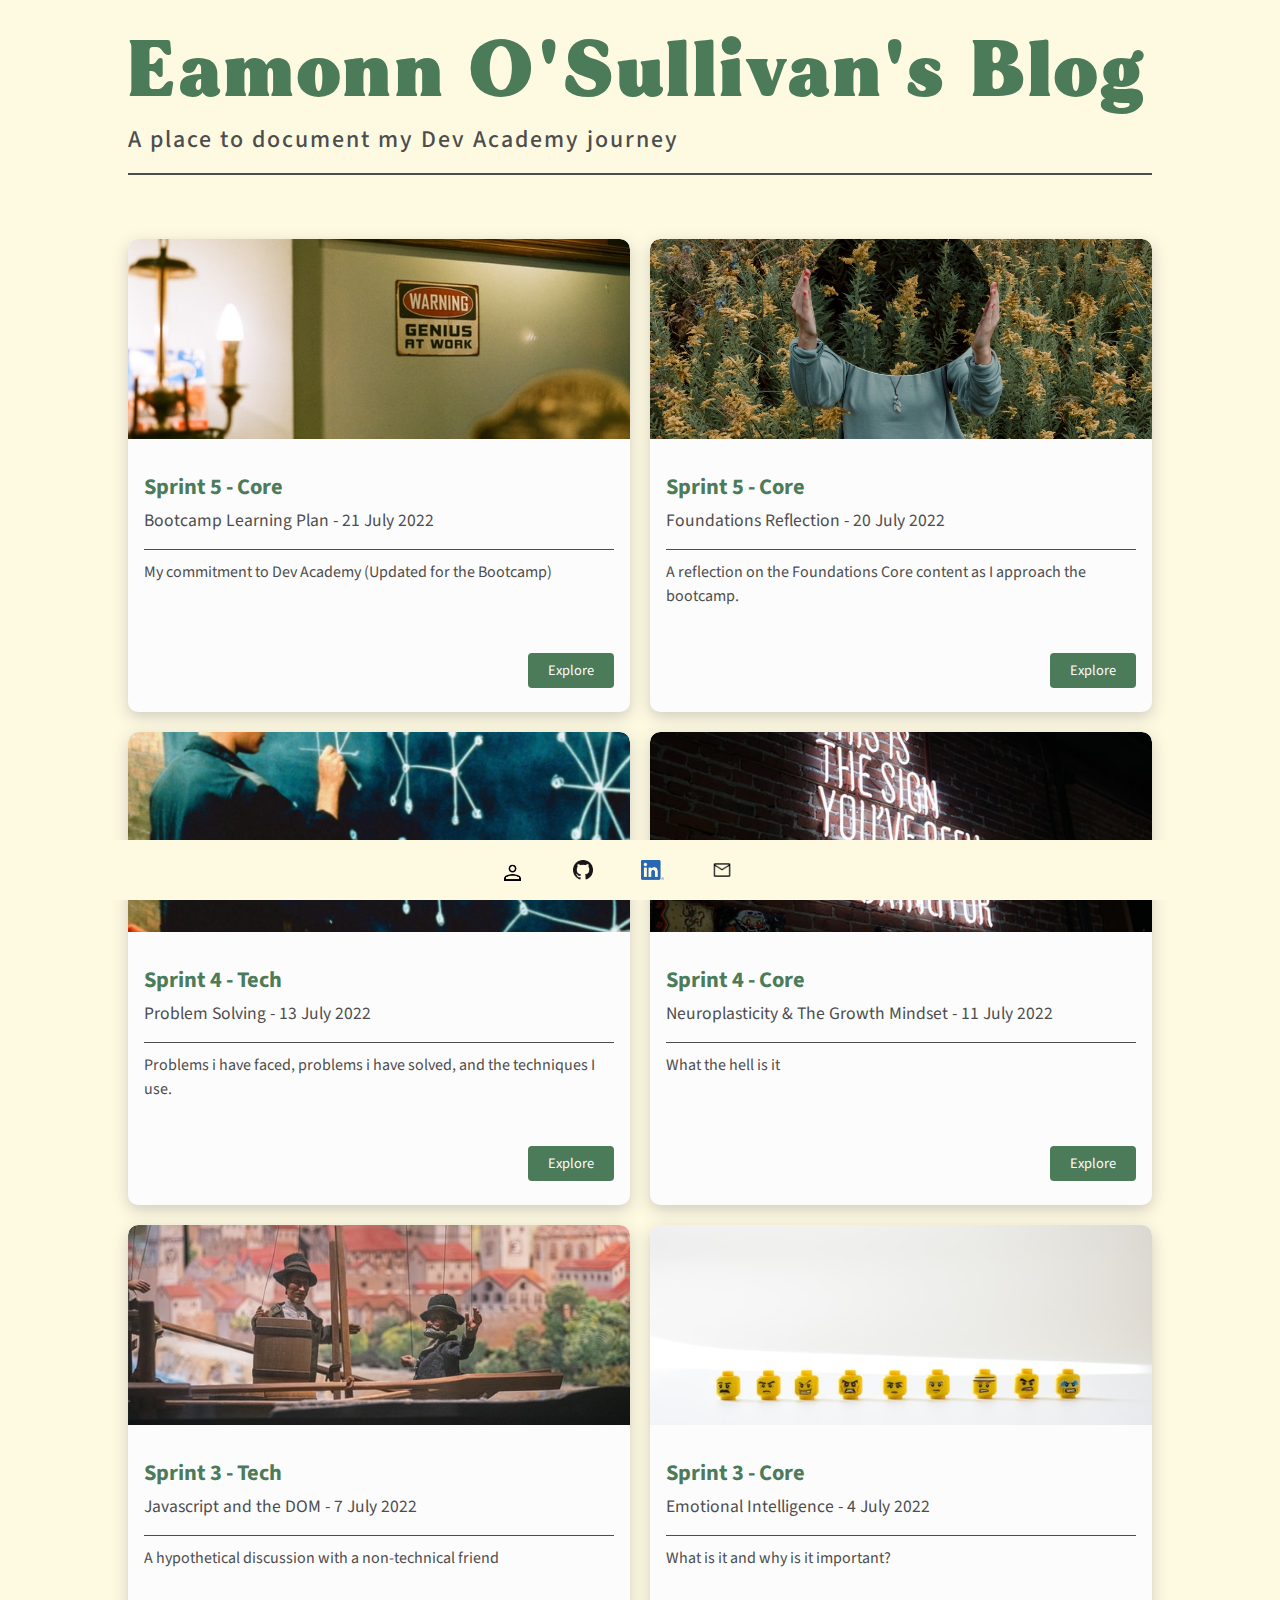
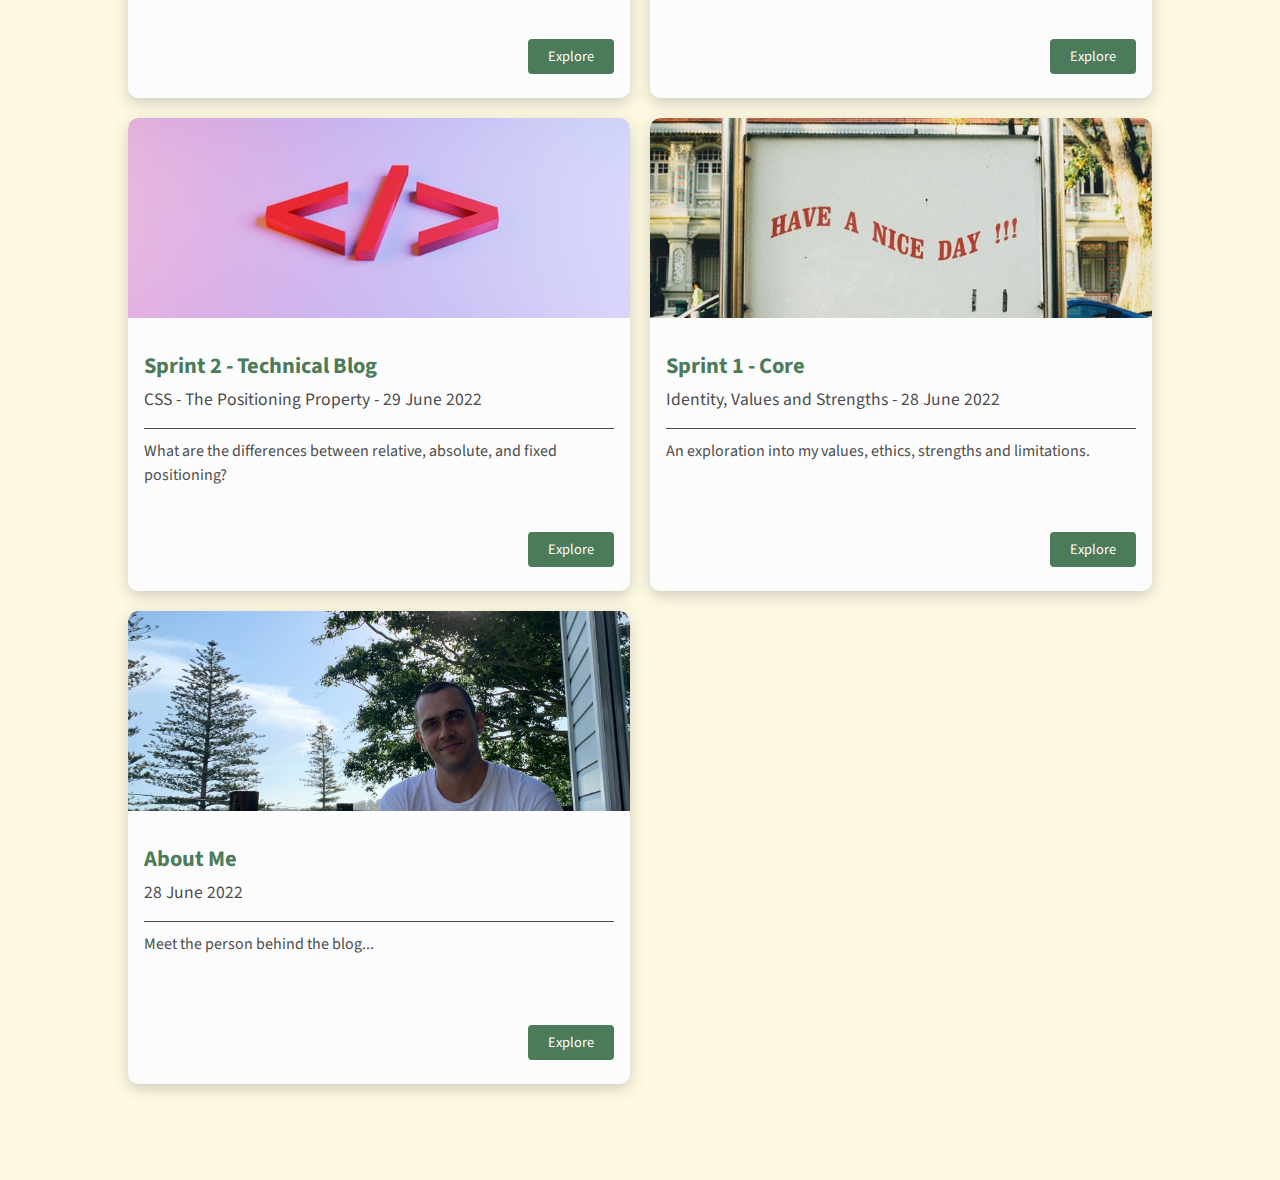
<file: index.html>
<!DOCTYPE html>
<html lang="en">
  <head>
    <meta charset="UTF-8" />
    <meta http-equiv="X-UA-Compatible" content="IE=edge" />
    <meta name="viewport" content="width=device-width, initial-scale=1.0" />
    <link rel="stylesheet" href="styles/main.css" />
    <link rel="preconnect" href="https://fonts.googleapis.com">
<link rel="preconnect" href="https://fonts.gstatic.com" crossorigin>
<link href="https://fonts.googleapis.com/css2?family=Source+Sans+Pro:ital,wght@0,300;0,400;0,600;0,700;1,300;1,400;1,600;1,700&family=Trocchi&display=swap" rel="stylesheet">
    <title>My Blog</title>
  </head>
  <body>
    <div id="main-container">
      <header>
        <div class="heading-container">
          <h1 class="heading">Eamonn O'Sullivan's Blog</h1>
          <p class="subheading">A place to document my Dev Academy journey</p>
        </div>
      </header>
      <main>
        <!-- Grid start, Cards go here: -->
        <div id="grid-container">
            <div class="card">
                <div class="card-image-container">
                  <img src="/images/genius-at-work.jpg" alt="clock" class="card-image" />
                </div>
                <div class="card-content-container">
                  <div class="card-heading-container">
                    <h2 class="card-heading">Sprint 5 - Core</h2>
                    <p class="card-subheading">Bootcamp Learning Plan - 21 July 2022</p>
                  </div>
                  <div class="card-content">
                    <p>
                      My commitment to Dev Academy (Updated for the Bootcamp)
                    </p>
                  </div>
                </div>
                <div class="button-container">
                  <button class="explore-btn" onclick="window.open('https://eamonn-osullivan-92.github.io/blog/learning-plan.html')">Explore</button>
                </div>
              </div>
            <div class="card">
                <div class="card-image-container">
                  <img src="/images/reflection.jpg" alt="reflection" class="card-image" />
                </div>
                <div class="card-content-container">
                  <div class="card-heading-container">
                    <h2 class="card-heading">Sprint 5 - Core</h2>
                    <p class="card-subheading">Foundations Reflection - 20 July 2022</p>
                  </div>
                  <div class="card-content">
                    <p>
                     A reflection on the Foundations Core content as I approach the bootcamp.
                    </p>
                  </div>
                </div>
                <div class="button-container" >
                  <button class="explore-btn" onclick="window.open('https://eamonn-osullivan-92.github.io/blog/foundation-reflection.html')">Explore</button>
                </div>
              </div>

            <div class="card">
                <div class="card-image-container">
                  <img src="/images/good-will-hunting.jpeg" alt="good will hunting" class="card-image" />
                </div>
                <div class="card-content-container">
                  <div class="card-heading-container">
                    <h2 class="card-heading">Sprint 4 - Tech</h2>
                    <p class="card-subheading">Problem Solving - 13 July 2022</p>
                  </div>
                  <div class="card-content">
                    <p>
                      Problems i have faced, problems i have solved, and the techniques I use. 
                    </p>
                  </div>
                </div>
                <div class="button-container" >
                  <button class="explore-btn" onclick="window.open('https://eamonn-osullivan-92.github.io/blog/problem-solving.html')">Explore</button>
                </div>
              </div>

          <div class="card">
            <div class="card-image-container">
              <img src="/images/grow-small.jpg" alt="clock" class="card-image" />
            </div>
            <div class="card-content-container">
              <div class="card-heading-container">
                <h2 class="card-heading">Sprint 4 - Core</h2>
                <p class="card-subheading">Neuroplasticity & The Growth Mindset - 11 July 2022</p>
              </div>
              <div class="card-content">
                <p>
                  What the hell is it
                </p>
              </div>
            </div>
            <div class="button-container">
              <button class="explore-btn" onclick="window.open('https://eamonn-osullivan-92.github.io/blog/neuroplasticity.html')">Explore</button>
            </div>
          </div>

          <div class="card">
            <div class="card-image-container">
              <img src="/images/marionette-small.jpg" alt="clock" class="card-image" />
            </div>
            <div class="card-content-container">
              <div class="card-heading-container">
                <h2 class="card-heading">Sprint 3 - Tech</h2>
                <p class="card-subheading">Javascript and the DOM - 7 July 2022</p>
              </div>
              <div class="card-content">
                <p>
                  A hypothetical discussion with a non-technical friend
                </p>
              </div>
            </div>
            <div class="button-container">
              <button class="explore-btn" onclick="window.open('https://eamonn-osullivan-92.github.io/blog/javascript-dom.html')">Explore</button>
            </div>
          </div>
          <div class="card">
            <div class="card-image-container">
              <img src="/images/emotions-small.jpg" alt="clock" class="card-image" />
            </div>
            <div class="card-content-container">
              <div class="card-heading-container">
                <h2 class="card-heading">Sprint 3 - Core</h2>
                <p class="card-subheading">Emotional Intelligence - 4 July 2022</p>
              </div>
              <div class="card-content">
                <p>
                  What is it and why is it important?
                </p>
              </div>
            </div>
            <div class="button-container">
              <button class="explore-btn" onclick="window.open('https://eamonn-osullivan-92.github.io/blog/emotional-intelligence.html')">Explore</button>
            </div>
          </div>
          
          <div class="card">
            <div class="card-image-container">
              <img src="/images/html-small.jpg" alt="" class="card-image" />
            </div>
            <div class="card-content-container">
              <div class="card-heading-container">
                <h2 class="card-heading">Sprint 2 - Technical Blog</h2>
                <p class="card-subheading">CSS - The Positioning Property - 29 June 2022</p>
              </div>
              <div class="card-content">
                <p>
                  What are the differences between relative, absolute, and fixed positioning?
                </p>
              </div>
            </div>
            <div class="button-container">
              <button class="explore-btn" onclick="window.open('https://eamonn-osullivan-92.github.io/blog/html-css.html')">Explore</button>
            </div>
          </div>
          <div class="card">
            <div class="card-image-container">
              <img src="/images/have-a-good-day.jpg" alt="" class="card-image" />
            </div>
            <div class="card-content-container">
              <div class="card-heading-container">
                <h2 class="card-heading">Sprint 1 - Core </h2>
                <p class="card-subheading">Identity, Values and Strengths - 28 June 2022</p>
            </div>
            <div class="card-content">
              <p>
               An exploration into my values, ethics, strengths and limitations. 
              </p>
            </div>
          </div>
          <div class="button-container">
            <button class="explore-btn" onclick="window.open('https://eamonn-osullivan-92.github.io/blog/sprint-one-blog.html')">Explore</button>
          </div>
        </div>
        <div class="card">
          <div class="card-image-container">
            <img src="/images/me-2.jpeg" alt="" class="card-image" />
          </div>
          <div class="card-content-container">
            <div class="card-heading-container">
              <h2 class="card-heading">About Me</h2>
              <p class="card-subheading">28 June 2022</p>
            </div>
            <div class="card-content">
              <p>
                Meet the person behind the blog...
              </p>
            </div>
          </div>
          <div class="button-container">
            <button class="explore-btn" onclick="window.open('https://eamonn-osullivan-92.github.io/blog/about-me.html')">Explore</button>
          </div>
        </div>
      </div>
    </main>
    <footer>
      <div class="footer">
        <ul class="nav-items">
          <li>
            <a href="https://eamonn-osullivan-92.github.io/blog/about-me.html"><img class="profile-logo" src="./images/profile-logo.png" alt="Profile" /></a></li>
          </li>
          <li>
            <a href="https://github.com/eamonn-osullivan-92"
            target=”_blank” ><img class="logo" src="./images/github-logo.png" alt="github"
            /></a>
          </li>
          <li>
            <a href="https://linkedin.com/in/eamonn-o-sullivan-0b1854110"
            target=”_blank” ><img class="logo" src="./images/linkdn-logo.png" alt="linkdin"
            /></a>
          </li>
          <li>
            <a href="mailto:eamonnsosullivan@gmail.com"
            target=”_blank” ><img class="logo" src="./images/email-logo.png" alt="email"
            /></a>
          </li>
        </ul>
      </div>
    </footer>
    </div>

  </body>
</html>
</file>
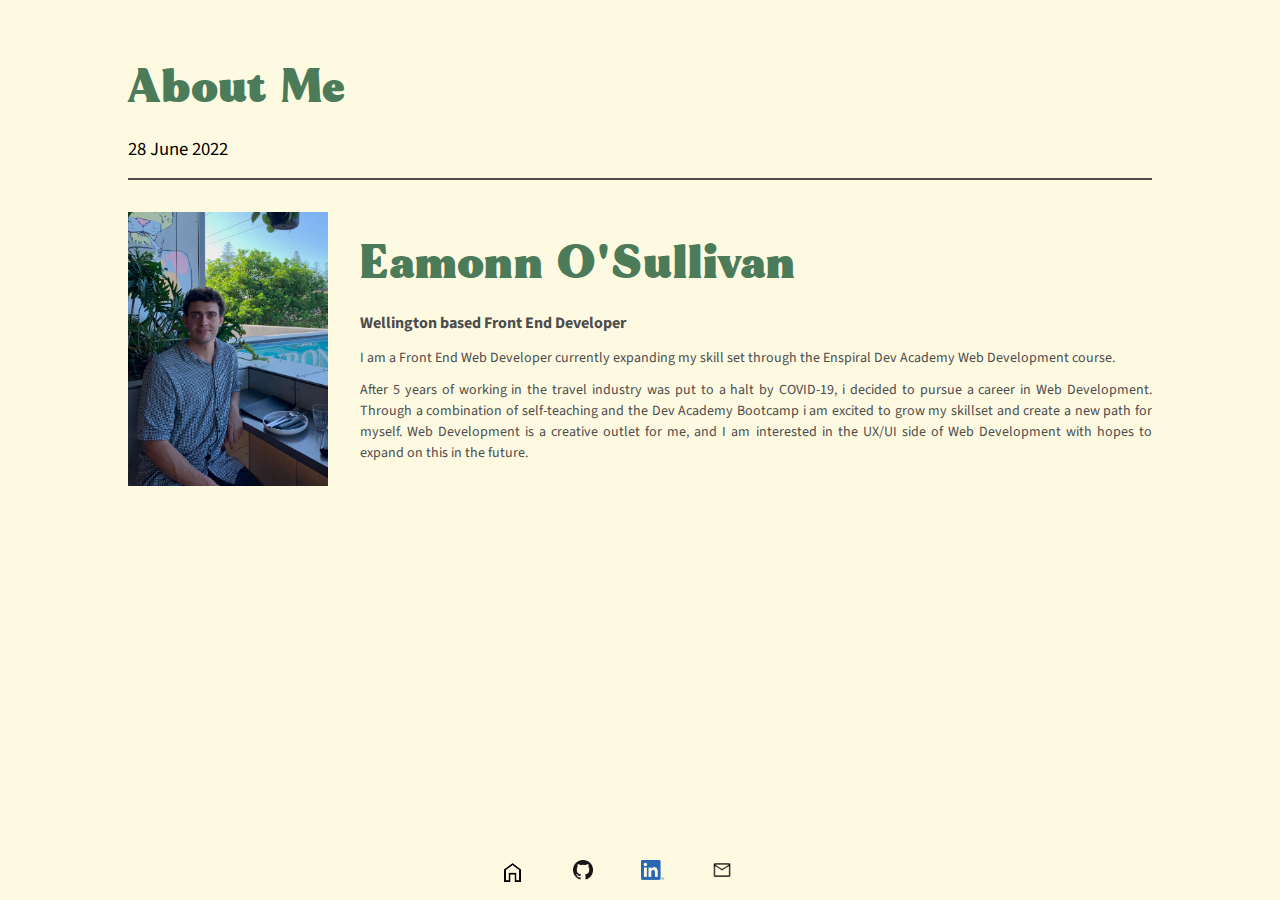
<file: blog/about-me.html>
<!DOCTYPE html>
<html lang="en">
  <head>
    <meta charset="UTF-8" />
    <meta http-equiv="X-UA-Compatible" content="IE=edge" />
    <meta name="viewport" content="width=device-width, initial-scale=1.0" />
    <link rel="stylesheet" href="../styles/about-me.css">
    <link rel="preconnect" href="https://fonts.googleapis.com">
<link rel="preconnect" href="https://fonts.gstatic.com" crossorigin>
<link href="https://fonts.googleapis.com/css2?family=Source+Sans+Pro:ital,wght@0,300;0,400;0,600;0,700;1,300;1,400;1,600;1,700&family=Trocchi&display=swap" rel="stylesheet">
    <title>About Me</title>
  </head>
  <body>
    <div class="main-container">
      <div class="heading-container">
        <h1 class="heading">About Me</h1>
        <h3 class="date">28 June 2022</h3>
      </div>
      <div class="content-container">
        <div class="image-container">
          <img class="image" src="../images/me.jpeg" alt="" />
        </div>
        <div class="content">
          <h2 class="heading">Eamonn O'Sullivan</h2>
          <h3 class="subheading">Wellington based Front End Developer</h3>

          <p class="about">
          I am a Front End Web Developer currently expanding my skill set through the
          Enspiral Dev Academy Web Development course.
          </p>

          <p class="about">
          After 5 years of working in the travel industry was put to a halt by
          COVID-19, i decided to pursue a career in Web Development.
          Through a combination of self-teaching and the Dev Academy Bootcamp i
          am excited to grow my skillset and create a new path for myself. Web Development is a creative outlet for me, and I am interested in the UX/UI side of Web Development with hopes to expand on
          this in the future.
          </p>
      
        </div>
      </div>
      
      <div class="footer">
        <ul class="nav-items">
          <li>
            <a href="https://eamonn-osullivan-92.github.io/"><img class="profile-logo" src="../images/home.png" alt="Home" /></a></li>
          </li>
          <li>
            <a href="https://github.com/eamonn-osullivan-92"
          target=”_blank” ><img class="logo" src="../images/github-logo.png" alt="github"
            /></a>
          </li>
          <li>
            <a href="https://linkedin.com/in/eamonn-o-sullivan-0b1854110"
          target=”_blank” ><img class="logo" src="../images/linkdn-logo.png" alt="linkedin"
            /></a>
          </li>
          <li>
            <a href="mailto:eamonnsosullivan@gmail.com"
          target=”_blank” ><img class="logo" src="../images/email-logo.png" alt="email"
            /></a>
          </li>
        </ul>
      </div>
    </div>
  </body>
</html>
</file>
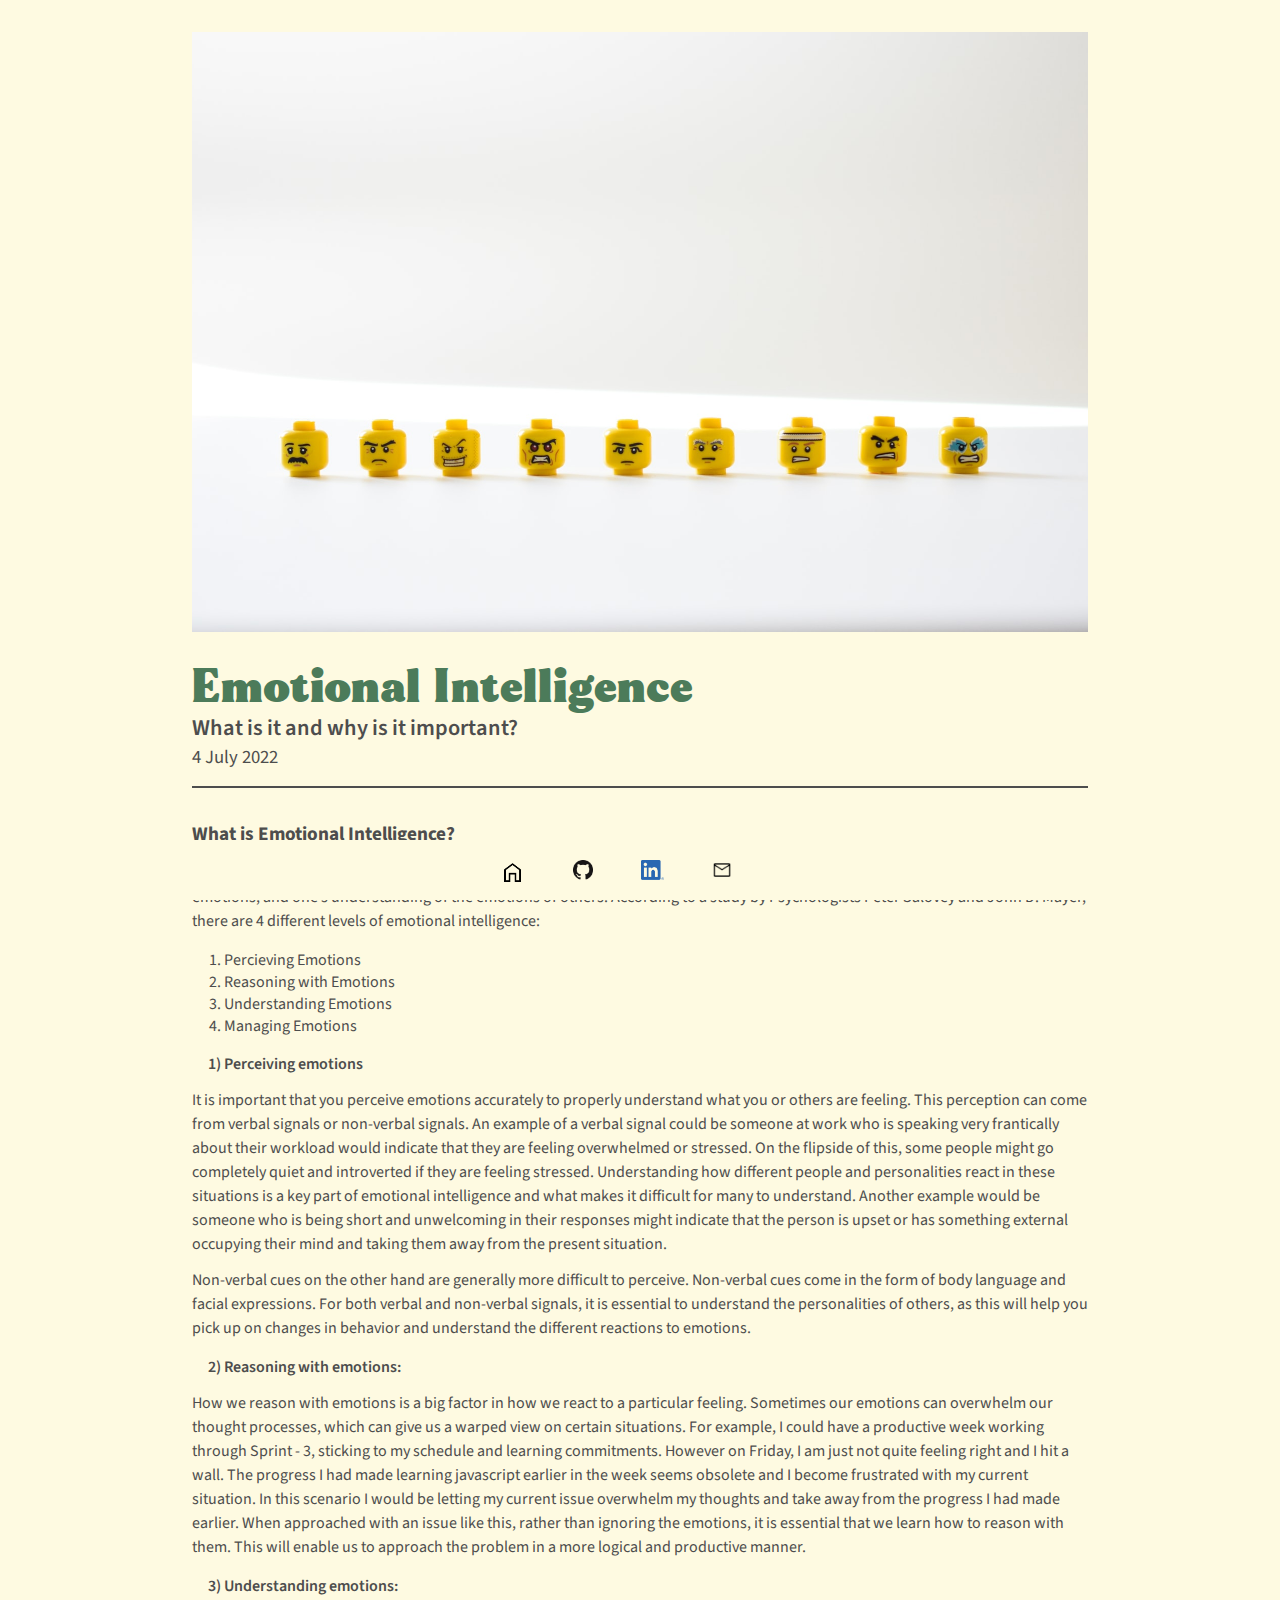
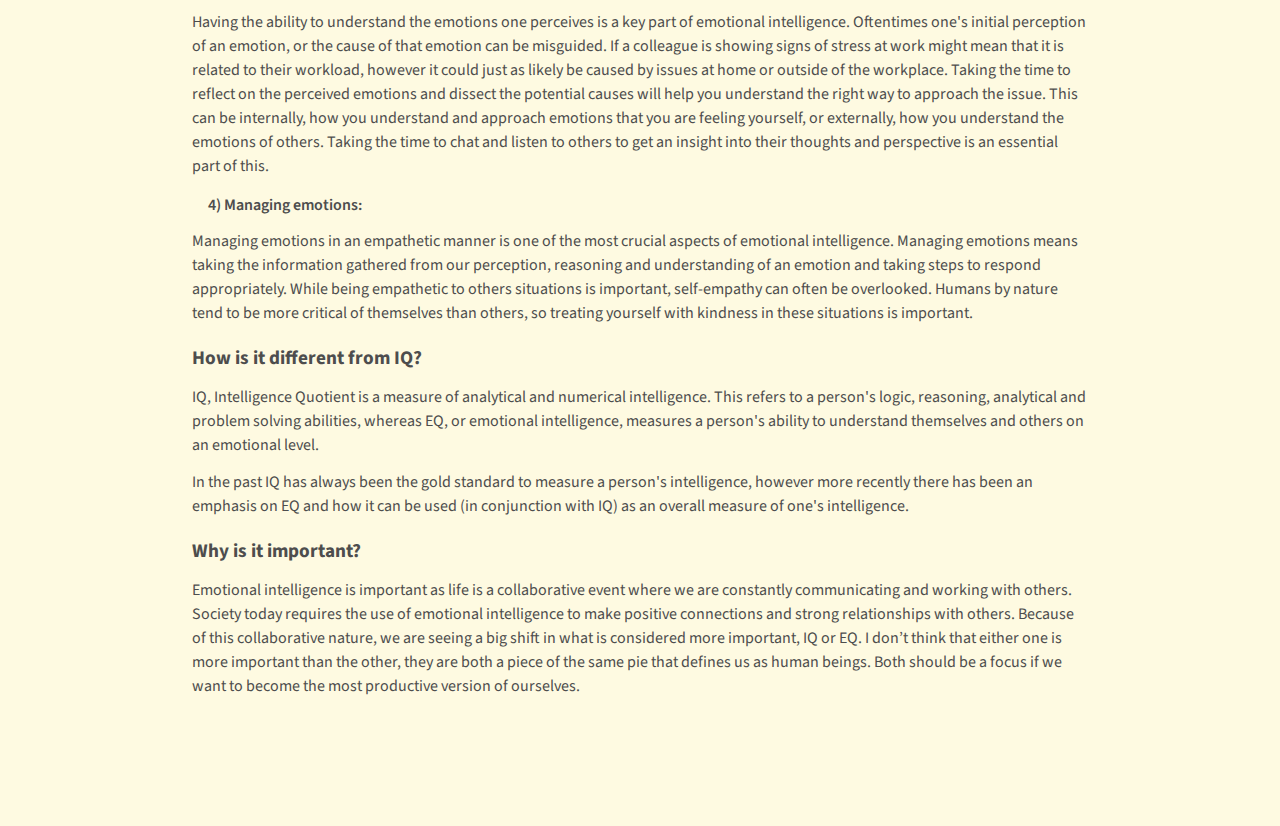
<file: blog/emotional-intelligence.html>
<!DOCTYPE html>
<html lang="en">
  <head>
    <meta charset="UTF-8" />
    <meta http-equiv="X-UA-Compatible" content="IE=edge" />
    <meta
      name="viewport"
      content="width=
  , initial-scale=1.0"
    />
    <link rel="stylesheet" href="../styles/blog.css" />
    <link rel="preconnect" href="https://fonts.googleapis.com">
    <link rel="preconnect" href="https://fonts.gstatic.com" crossorigin>
    <link href="https://fonts.googleapis.com/css2?family=Source+Sans+Pro:ital,wght@0,300;0,400;0,600;0,700;1,300;1,400;1,600;1,700&family=Trocchi&display=swap" rel="stylesheet">

    <title>Emotional Intelligence</title>
  </head>
<body>
<div class="container">
  <div class="image-container">
    <img class="image" src="../images/emotions-big.jpg" alt="emotions">
  </div>
  <div class="heading-container">
    <h1 class="heading">Emotional Intelligence</h1>
    <h2 class="subheading">What is it and why is it important?</h2>
    <h3 class="date">4 July 2022</h3>
  </div>
  <div class="content">
    <h3 class="question">What is Emotional Intelligence?</h3>

    <p class="answer">
      Emotional intelligence at its core definition refers to the ability to perceive, control and evaluate emotions. This relates to one's own emotions, and one’s understanding of the emotions of others.
      According to a study by Psychologists Peter Salovey and John D. Mayer, there are 4 different levels of emotional intelligence:
    </p>

    <ol class="ordered-list">
      <li>Percieving Emotions</li>
      <li>Reasoning with Emotions</li>
      <li>Understanding Emotions</li>
      <li>Managing Emotions</li>
    </ol>

    <h4 class="content-subheading">
      1) Perceiving emotions
    </h4>
    <p class="answer">
      It is important that you perceive emotions accurately to properly understand what you or others are feeling. This perception can come from verbal signals or non-verbal signals. An example of a verbal signal could be someone at work who is speaking very frantically about their workload would indicate that they are feeling overwhelmed or stressed. On the flipside of this, some people might go completely quiet and introverted if they are feeling stressed. Understanding how different people and personalities react in these situations is a key part of emotional intelligence and what makes it difficult for many to understand. Another example would be someone who is being short and unwelcoming in their responses might indicate that the person is upset or has something external occupying their mind and taking them away from the present situation. 
    </p>

    <p class="answer">
      Non-verbal cues on the other hand are generally more difficult to perceive. Non-verbal cues come in the form of body language and facial expressions. For both verbal and non-verbal signals, it is essential to understand the personalities of others, as this will help you pick up on changes in behavior and understand the different reactions to emotions.
    </p>

    <h4 class="content-subheading">
      2) Reasoning with emotions:
    </h4>

    <p class="answer">
      How we reason with emotions is a big factor in how we react to a particular feeling. Sometimes our emotions can overwhelm our thought processes, which can give us a warped view on certain situations. For example, I could have a productive week working through Sprint - 3, sticking to my schedule and learning commitments. However on Friday, I am just not quite feeling right and I hit a wall. The progress I had made learning javascript earlier in the week seems obsolete and I become frustrated with my current situation. In this scenario I would be letting my current issue overwhelm my thoughts and take away from the progress I had made earlier. When approached with an issue like this, rather than ignoring the emotions, it is essential that we learn how to reason with them. This will enable us to approach the problem in a more logical and productive manner.
    </p>

    <h4 class="content-subheading">
3) Understanding emotions:  
    </h4>
      <p class="answer">Having the ability to understand the emotions one perceives is a key part of emotional intelligence. Oftentimes one's initial perception of an emotion, or the cause of that emotion can be misguided. If a colleague is showing signs of stress at work might mean that it is related to their workload, however it could just as likely be caused by issues at home or outside of the workplace. Taking the time to reflect on the perceived emotions and dissect the potential causes will help you understand the right way to approach the issue. This can be internally, how you understand and approach emotions that you are feeling yourself, or externally, how you understand the emotions of others. Taking the time to chat and listen to others to get an insight into their thoughts and perspective is an essential part of this. </p>


    <h4 class="content-subheading">
      4) Managing emotions: 
    </h4>

    <p class="answer">
      Managing emotions in an empathetic manner is one of the most crucial aspects of emotional intelligence. Managing emotions means taking the information gathered from our perception, reasoning and understanding of an emotion and taking steps to respond appropriately. While being empathetic to others situations is important, self-empathy can often be overlooked. Humans by nature tend to be more critical of themselves than others, so treating yourself with kindness in these situations is important. 
    </p>


    <h3 class="question">
      How is it different from IQ?
    </h3>

    <p class="answer">
      IQ, Intelligence Quotient is a measure of analytical and numerical intelligence. This refers to a person's logic, reasoning, analytical and problem solving abilities, whereas EQ, or emotional intelligence, measures a person's ability to understand themselves and others on an emotional level. 
    </p>
    <p class="answer">
      In the past IQ has always been the gold standard to measure a person's intelligence, however more recently there has been an emphasis on EQ and how it can be used (in conjunction with IQ) as an overall measure of one's intelligence. 
    </p>

    <h3 class="question">
      Why is it important?
    </h3>

    <p class="answer">
      Emotional intelligence is important as life is a collaborative event where we are constantly communicating and working with others. Society today requires the use of emotional intelligence to make positive connections and strong relationships with others. Because of this collaborative nature, we are seeing a big shift in what is considered more important, IQ or EQ. I don’t think that either one is more important than the other, they are both a piece of the same pie that defines us as human beings. Both should be a focus if we want to become the most productive version of ourselves. 

    </p>

  </div>
  <div class="footer">
    <ul class="nav-items">
      <li>
        <a href="https://eamonn-osullivan-92.github.io/"><img class="profile-logo" src="../images/home.png" alt="" /></a></li>
      </li>
      <li>
        <a href="https://github.com/eamonn-osullivan-92"
        target=”_blank” ><img class="logo" src="../images/github-logo.png" alt="github"
        /></a>
      </li>
      <li>
        <a href="https://linkedin.com/in/eamonn-o-sullivan-0b1854110"
        target=”_blank” ><img class="logo" src="../images/linkdn-logo.png" alt="linkedin"
        /></a>
      </li>
      <li>
        <a href="mailto:eamonnsosullivan@gmail.com"
        target=”_blank” ><img class="logo" src="../images/email-logo.png" alt="email"
        /></a>
      </li>
    </ul>
  </div>
</div>
</body>
</file>
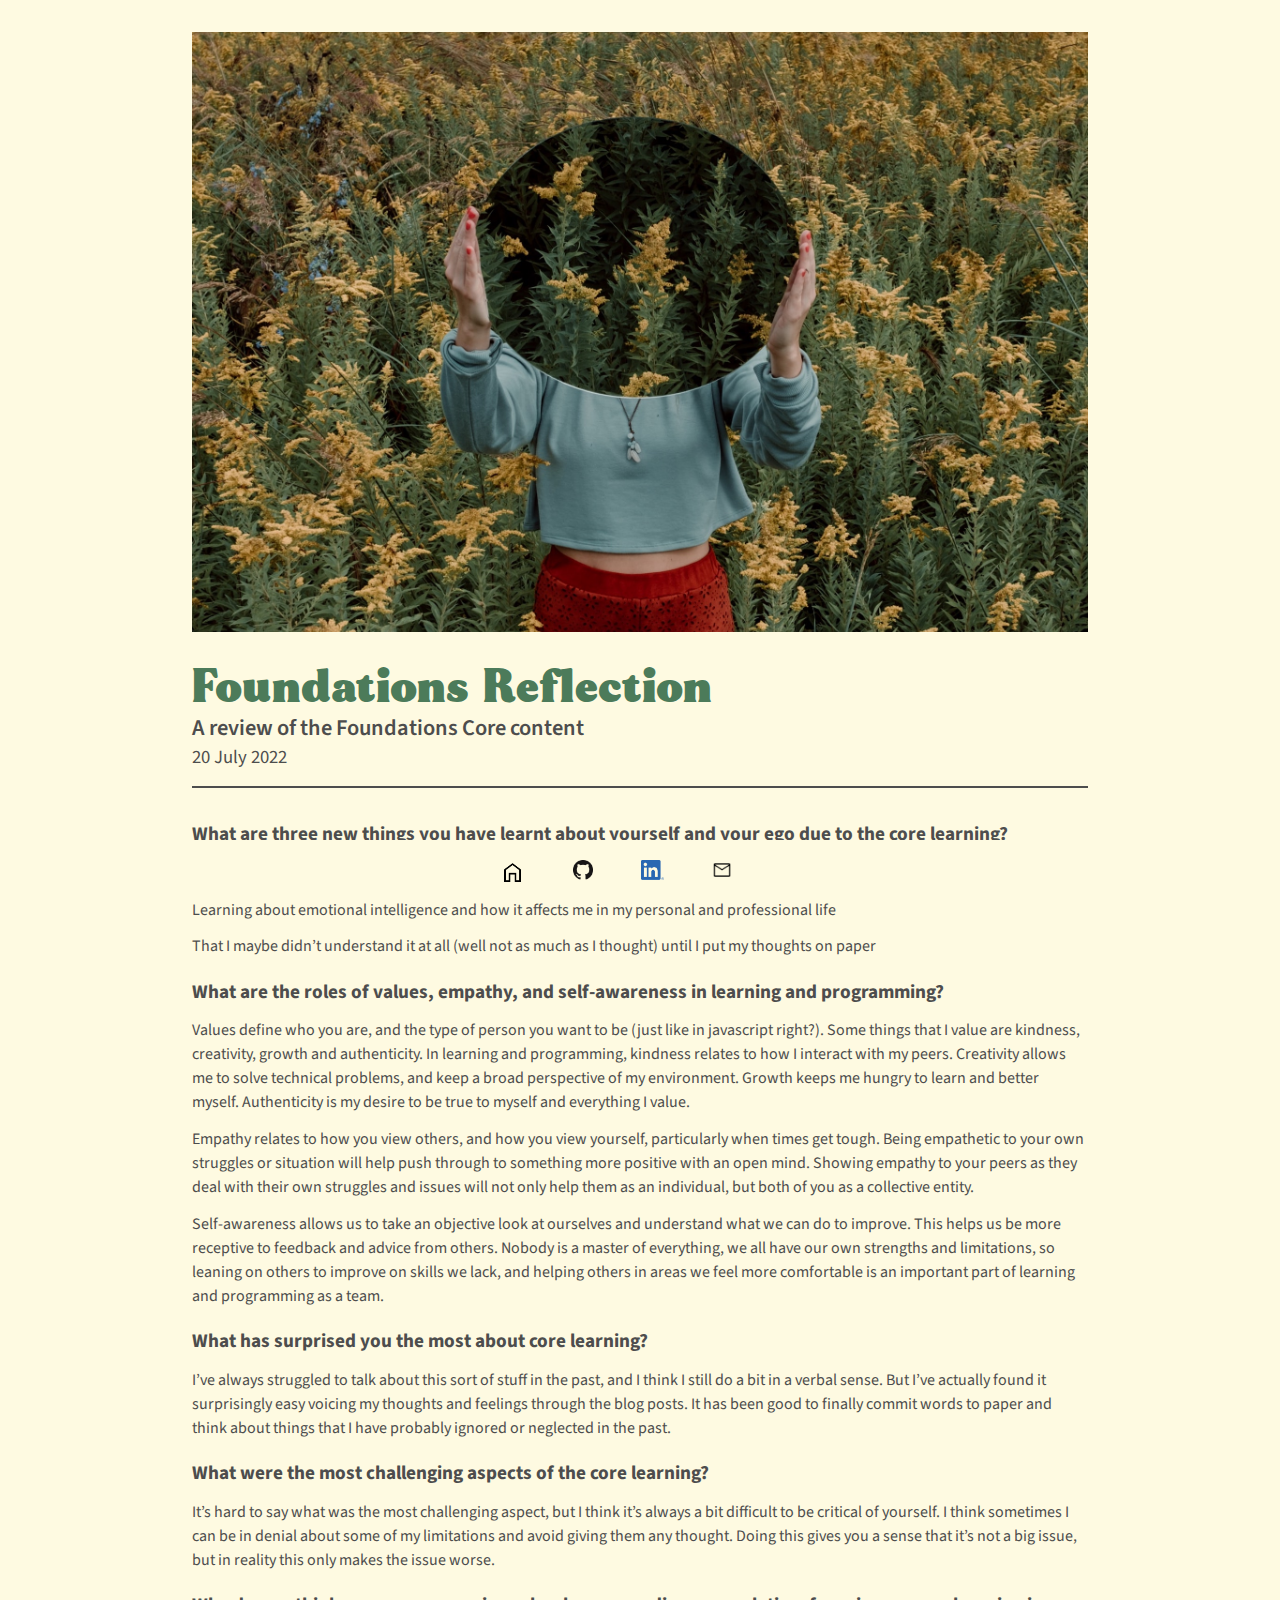
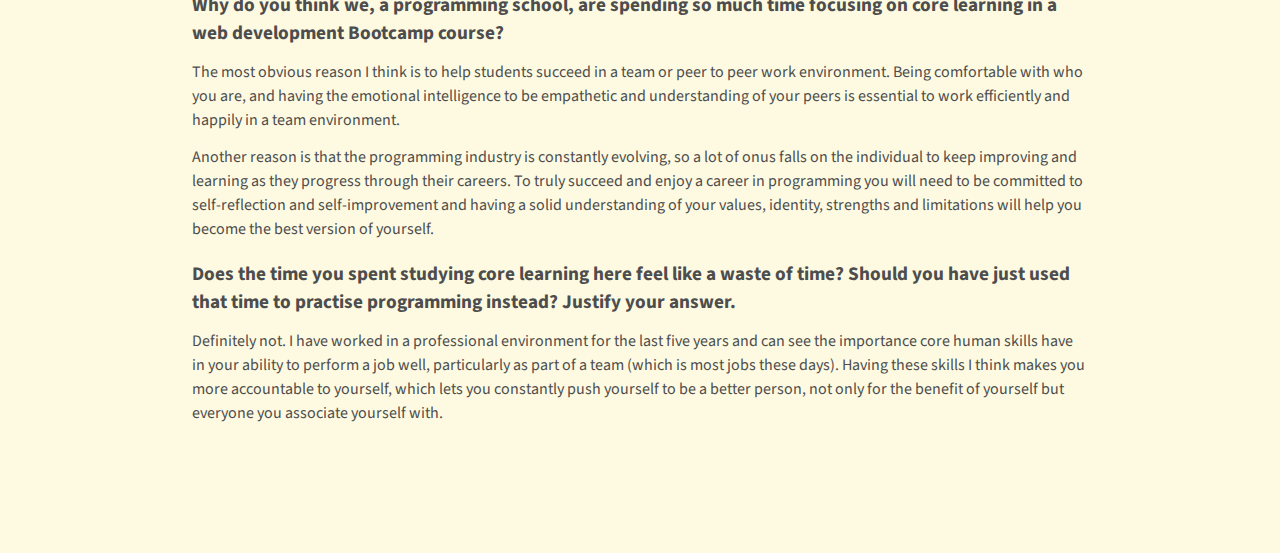
<file: blog/foundation-reflection.html>
<!DOCTYPE html>
<html lang="en">
  <head>
    <meta charset="UTF-8" />
    <meta http-equiv="X-UA-Compatible" content="IE=edge" />
    <meta
      name="viewport"
      content="width=
  , initial-scale=1.0"
    />
    <link rel="stylesheet" href="../styles/blog.css" />
    <link rel="preconnect" href="https://fonts.googleapis.com">
    <link rel="preconnect" href="https://fonts.gstatic.com" crossorigin>
    <link href="https://fonts.googleapis.com/css2?family=Source+Sans+Pro:ital,wght@0,300;0,400;0,600;0,700;1,300;1,400;1,600;1,700&family=Trocchi&display=swap" rel="stylesheet">

    <title></title>
  </head>
<body>
<div class="container">
  <div class="image-container">
    <img class="image" src="../images/reflection.jpg" alt="reflection">
  </div>
  <div class="heading-container">
    <h1 class="heading">Foundations Reflection</h1>
    <h2 class="subheading">A review of the Foundations Core content</h2>
    <h3 class="date">20 July 2022</h3>
  </div>
  <div class="content">
    <h3 class="question">What are three new things you have learnt about yourself and your ego due to the core learning?</h3>

    <p class="answer">
        That I can sometimes show both a fixed mindset and a growth mindset towards problems and challenges. 
    </p>
    <p class="answer">
        Learning about emotional intelligence and how it affects me in my personal and professional life
    </p>
    <p class="answer">
        That I maybe didn’t understand it at all (well not as much as I thought) until I put my thoughts on paper
    </p>

    <h3 class="question">
        What are the roles of values, empathy, and self-awareness in learning and programming?
    </h3>

    <p class="answer">
        Values define who you are, and the type of person you want to be (just like in javascript right?). Some things that I value are kindness, creativity, growth and authenticity. In learning and programming, kindness relates to how I interact with my peers. Creativity allows me to solve technical problems, and keep a broad perspective of my environment. Growth keeps me hungry to learn and better myself. Authenticity is my desire to be true to myself and everything I value. 
    </p>

    <p class="answer">
        Empathy relates to how you view others, and how you view yourself, particularly when times get tough. Being empathetic to your own struggles or situation will help push through to something more positive with an open mind. Showing empathy to your peers as they deal with their own struggles and issues will not only help them as an individual, but both of you as a collective entity. 
    </p>

    <p class="answer">
        Self-awareness allows us to take an objective look at ourselves and understand what we can do to improve. This helps us be more receptive to feedback and advice from others. Nobody is a master of everything, we all have our own strengths and limitations, so leaning on others to improve on skills we lack, and helping others in areas we feel more comfortable is an important part of learning and programming as a team. 
    </p>

    <h3 class="question">
        What has surprised you the most about core learning?
    </h3>
      <p class="answer">I’ve always struggled to talk about this sort of stuff in the past, and I think I still do a bit in a verbal sense. But I’ve actually found it surprisingly easy voicing my thoughts and feelings through the blog posts. It has been good to finally commit words to paper and think about things that I have probably ignored or neglected in the past. </p>


    <h3 class="question">
        What were the most challenging aspects of the core learning?
    </h3>

    <p class="answer">
        It’s hard to say what was the most challenging aspect, but I think it’s always a bit difficult to be critical of yourself. I think sometimes I can be in denial about some of my limitations and avoid giving them any thought. Doing this gives you a sense that it’s not a big issue, but in reality this only makes the issue worse. 
    </p>



    <h3 class="question">
        Why do you think we, a programming school, are spending so much time focusing on core learning in a web development Bootcamp course?
    </h3>

    <p class="answer">
        The most obvious reason I think is to help students succeed in a team or peer to peer work environment. Being comfortable with who you are, and having the emotional intelligence to be empathetic and understanding of your peers is essential to work efficiently and happily in a team environment. 
    </p>
    <p class="answer">
        Another reason is that the programming industry is constantly evolving, so a lot of onus falls on the individual to keep improving and learning as they progress through their careers. To truly succeed and enjoy a career in programming you will need to be committed to self-reflection and self-improvement and having a solid understanding of your values, identity, strengths and limitations will help you become the best version of yourself.
    </p>


    <h3 class="question">
        Does the time you spent studying core learning here feel like a waste of time? Should you have just used that time to practise programming instead? Justify your answer.
    </h3>

    <p class="answer">
        Definitely not. I have worked in a professional environment for the last five years and can see the importance core human skills have in your ability to perform a job well, particularly as part of a team (which is most jobs these days). Having these skills I think makes you more accountable to yourself, which lets you constantly push yourself to be a better person, not only for the benefit of yourself but everyone you associate yourself with. 
    </p>

  </div>
  <div class="footer">
    <ul class="nav-items">
      <li>
        <a href="https://eamonn-osullivan-92.github.io/"><img class="profile-logo" src="../images/home.png" alt="" /></a></li>
      </li>
      <li>
        <a href="https://github.com/eamonn-osullivan-92"
        target=”_blank” ><img class="logo" src="../images/github-logo.png" alt="github"
        /></a>
      </li>
      <li>
        <a href="https://linkedin.com/in/eamonn-o-sullivan-0b1854110"
        target=”_blank” ><img class="logo" src="../images/linkdn-logo.png" alt="linkedin"
        /></a>
      </li>
      <li>
        <a href="mailto:eamonnsosullivan@gmail.com"
        target=”_blank” ><img class="logo" src="../images/email-logo.png" alt="email"
        /></a>
      </li>
    </ul>
  </div>
</div>
</body>
</file>
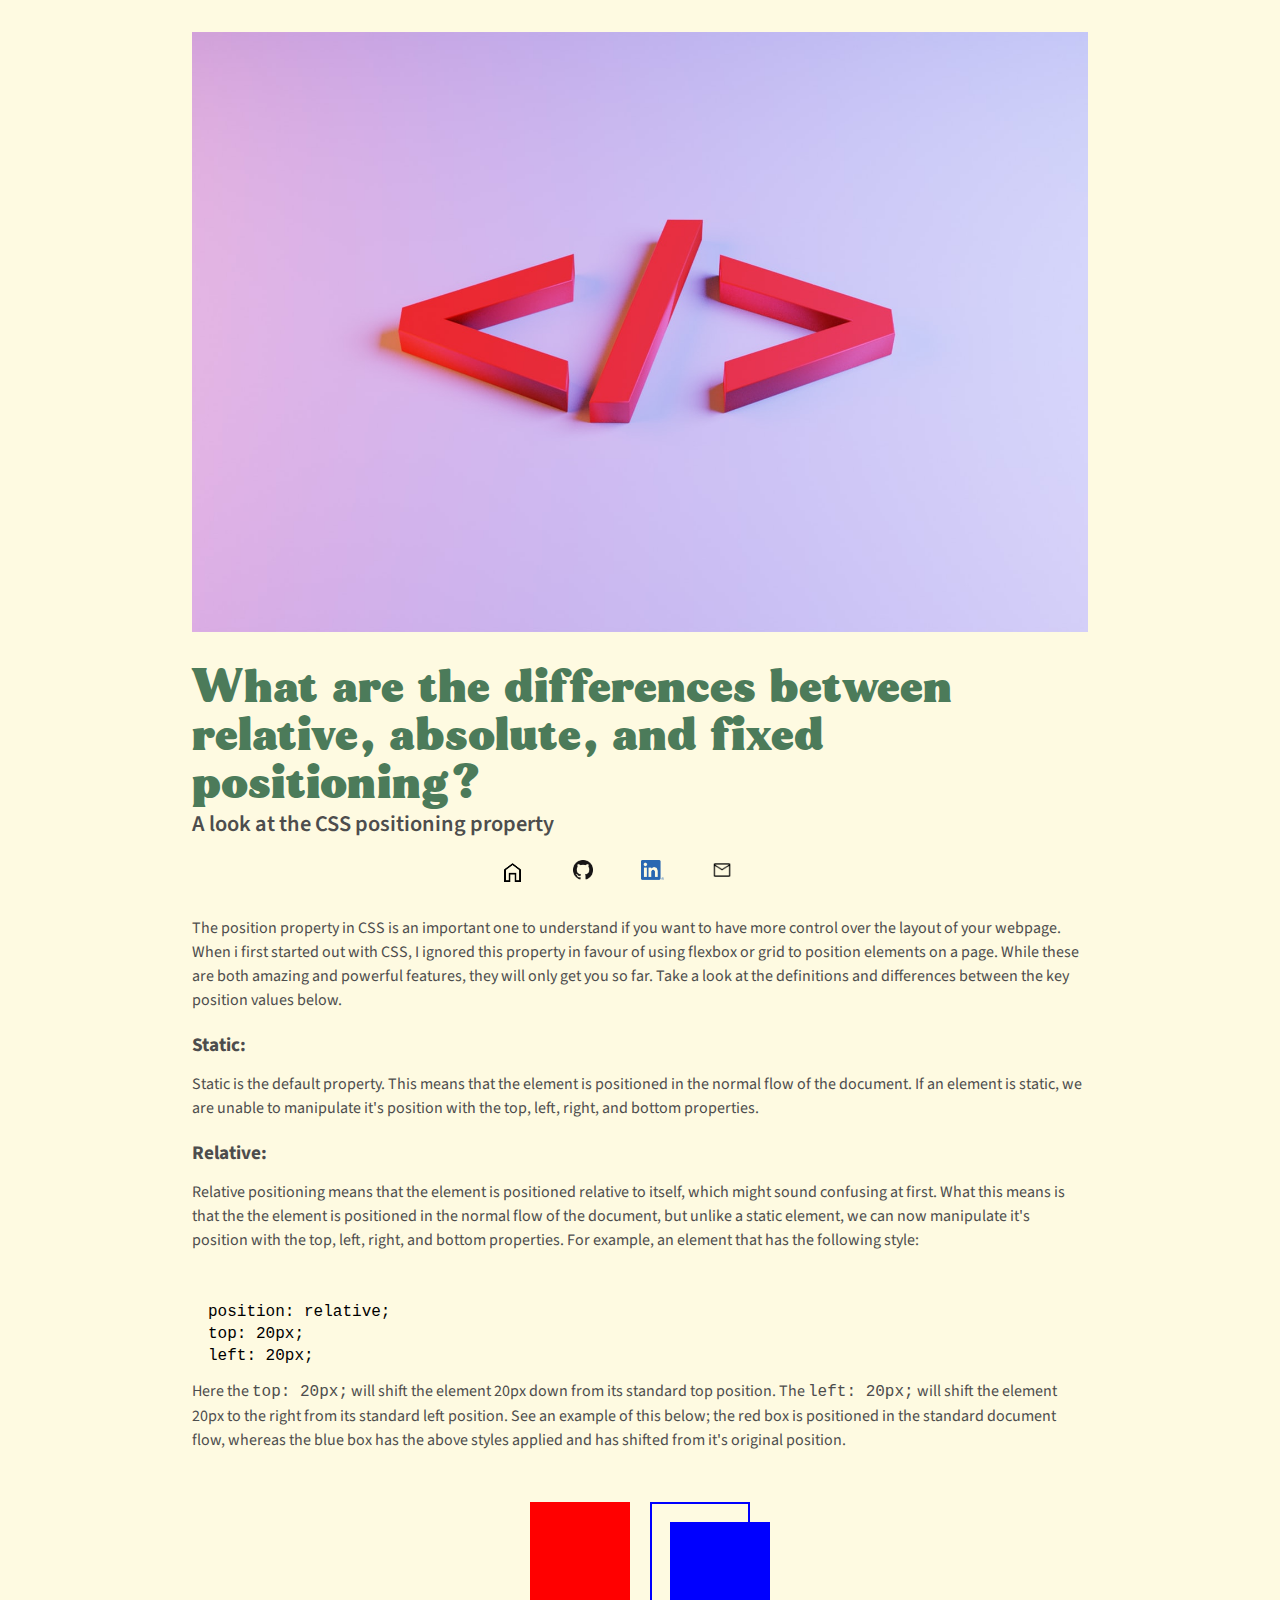
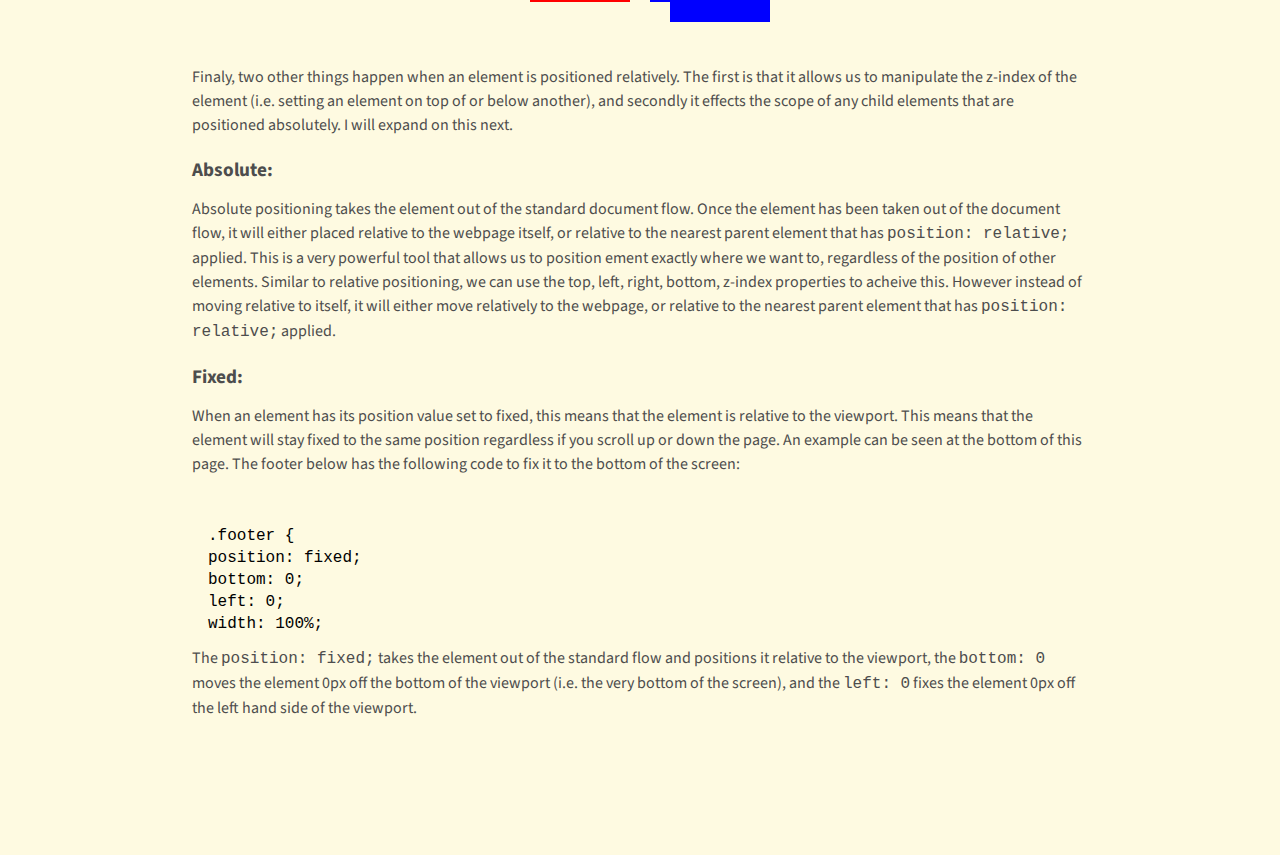
<file: blog/html-css.html>
<!DOCTYPE html>
<html lang="en">
  <head>
    <meta charset="UTF-8" />
    <meta http-equiv="X-UA-Compatible" content="IE=edge" />
    <meta name="viewport" content="width=device-width, initial-scale=1.0" />

    <link rel="preconnect" href="https://fonts.googleapis.com" />
    <link rel="preconnect" href="https://fonts.gstatic.com" crossorigin />
    <link
      href="https://fonts.googleapis.com/css2?family=Source+Sans+Pro:ital,wght@0,300;0,400;0,600;0,700;1,300;1,400;1,600;1,700&family=Trocchi&display=swap"
      rel="stylesheet"
    />
    <link rel="stylesheet" href="../styles/html-css.css">
    <link rel="stylesheet" href="../styles/blog.css">

    <title>Relative, Absolute, and Fixed positioning</title>
  </head>
  <body>

    <div class="container">
      <div class="image-container">
        <img src="../images/html-big.jpg" alt="" class="image">
      </div>
      <div class="heading-container">
        <h1 class="heading">What are the differences between relative, absolute, and fixed positioning?</h1>
        <h2 class="subheading">A look at the CSS positioning property</h2>
        <h3 class="date">29 June 2022</h3>
      </div>
      <div class="content">
        <p class="answer">The position property in CSS is an important one to understand if you want to have more control over the layout of your webpage. When i first started out with CSS, I ignored this property in favour of using flexbox or grid to position elements on a page. While these are both amazing and powerful features, they will only get you so far.  Take a look at the definitions and differences between the key position values below.</p>

        <h4 class="question">Static:</h4>
        <p class="answer">Static is the default property. This means that the element is positioned in the normal flow of the document. If an element is static, we are unable to manipulate it's position with the top, left, right, and bottom properties.</p>

        <h4 class="question">Relative:</h4>
        <p class="answer">Relative positioning means that the element is positioned relative to itself, which might sound confusing at first. What this means is that the the element is positioned in the normal flow of the document, but unlike a static element, we can now manipulate it's position with the top, left, right, and bottom properties. For example, an element that has the following style:</p>
        <div class="code-example">
        <code>position: relative;</code><br>
        <code>top: 20px;</code><br>
        <code>left: 20px;</code><br>
      </div>

        <p class="answer">Here the <code>top: 20px;</code> will shift the element 20px down from its standard top position. The <code>left: 20px;</code> will shift the element 20px to the right from its standard left position. See an example of this below; the red box is positioned in the standard document flow, whereas the blue box has the above styles applied and has shifted from it's original position.</p>

        <div class="example-container">
          <span class="red"></span>
          <span class="blue"></span>
        </div>

        <p class="answer">Finaly, two other things happen when an element is positioned relatively. The first is that it allows us to manipulate the z-index of the element (i.e. setting an element on top of or below another), and secondly it effects the scope of any child elements that are positioned absolutely. I will expand on this next.</p>

        <h4 class="question">Absolute:</h4>
        <p class="answer">Absolute positioning takes the element out of the standard document flow. Once the element has been taken out of the document flow, it will either placed relative to the webpage itself, or relative to the nearest parent element that has <code>position: relative;</code> applied. This is a very powerful tool that allows us to position ement exactly where we want to, regardless of the position of other elements. Similar to relative positioning, we can use the top, left, right, bottom, z-index properties to acheive this. However instead of moving relative to itself, it will either move relatively to the webpage, or relative to the nearest parent element that has <code>position: relative;</code> applied.</p>

        <h4 class="question">Fixed:</h4>
        <p class="answer">When an element has its position value set to fixed, this means that the element is relative to the viewport. This means that the element will stay fixed to the same position regardless if you scroll up or down the page. An example can be seen at the bottom of this page. The footer below has the following code to fix it to the bottom of the screen:</p>
        <div class="code-example">
        <code>.footer { <br>
          position: fixed;  <br>
          bottom: 0; <br>
          left: 0;<br>
          width: 100%;</code>
        </div>

          <p class="answer">The <code>position: fixed;</code> takes the element out of the standard flow and positions it relative to the viewport, the <code>bottom: 0</code> moves the element 0px off the bottom of the viewport (i.e. the very bottom of the screen), and the <code>left: 0</code> fixes the element 0px off the left hand side of the viewport.</p>

          <p class="answer"></p>
      </div>
      <div class="footer">
        <ul class="nav-items">
          <li>
            <a href="https://eamonn-osullivan-92.github.io/"><img class="profile-logo" src="../images/home.png" alt="" /></a></li>
          </li>
          <li>
            <a href="https://github.com/eamonn-osullivan-92"
            target=”_blank” ><img class="logo" src="../images/github-logo.png" alt="github"
            /></a>
          </li>
          <li>
            <a href="https://linkedin.com/in/eamonn-o-sullivan-0b1854110"
            target=”_blank” ><img class="logo" src="../images/linkdn-logo.png" alt="linkedin"
            /></a>
          </li>
          <li>
            <a href="mailto:eamonnsosullivan@gmail.com"
            target=”_blank” ><img class="logo" src="../images/email-logo.png" alt="email"
            /></a>
          </li>
        </ul>
      </div>
    </div>
  </body>
</html>
</file>
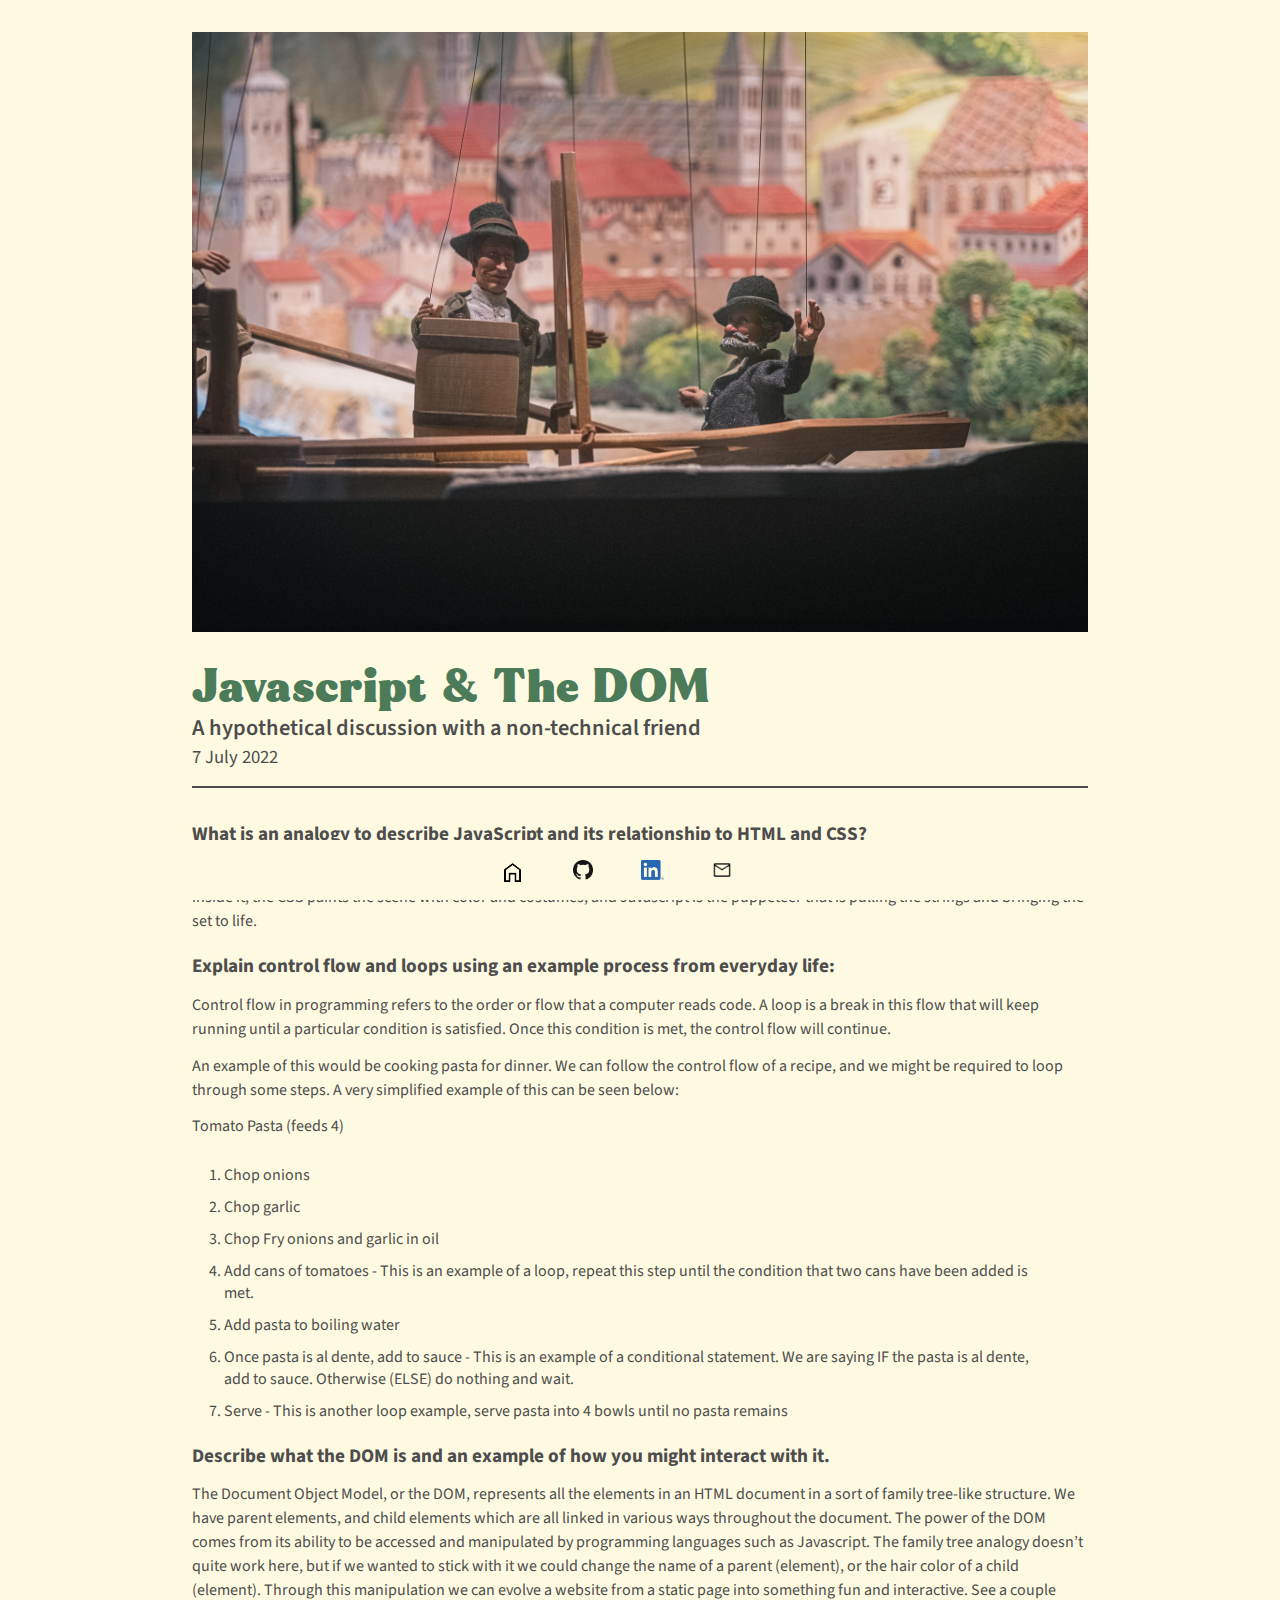
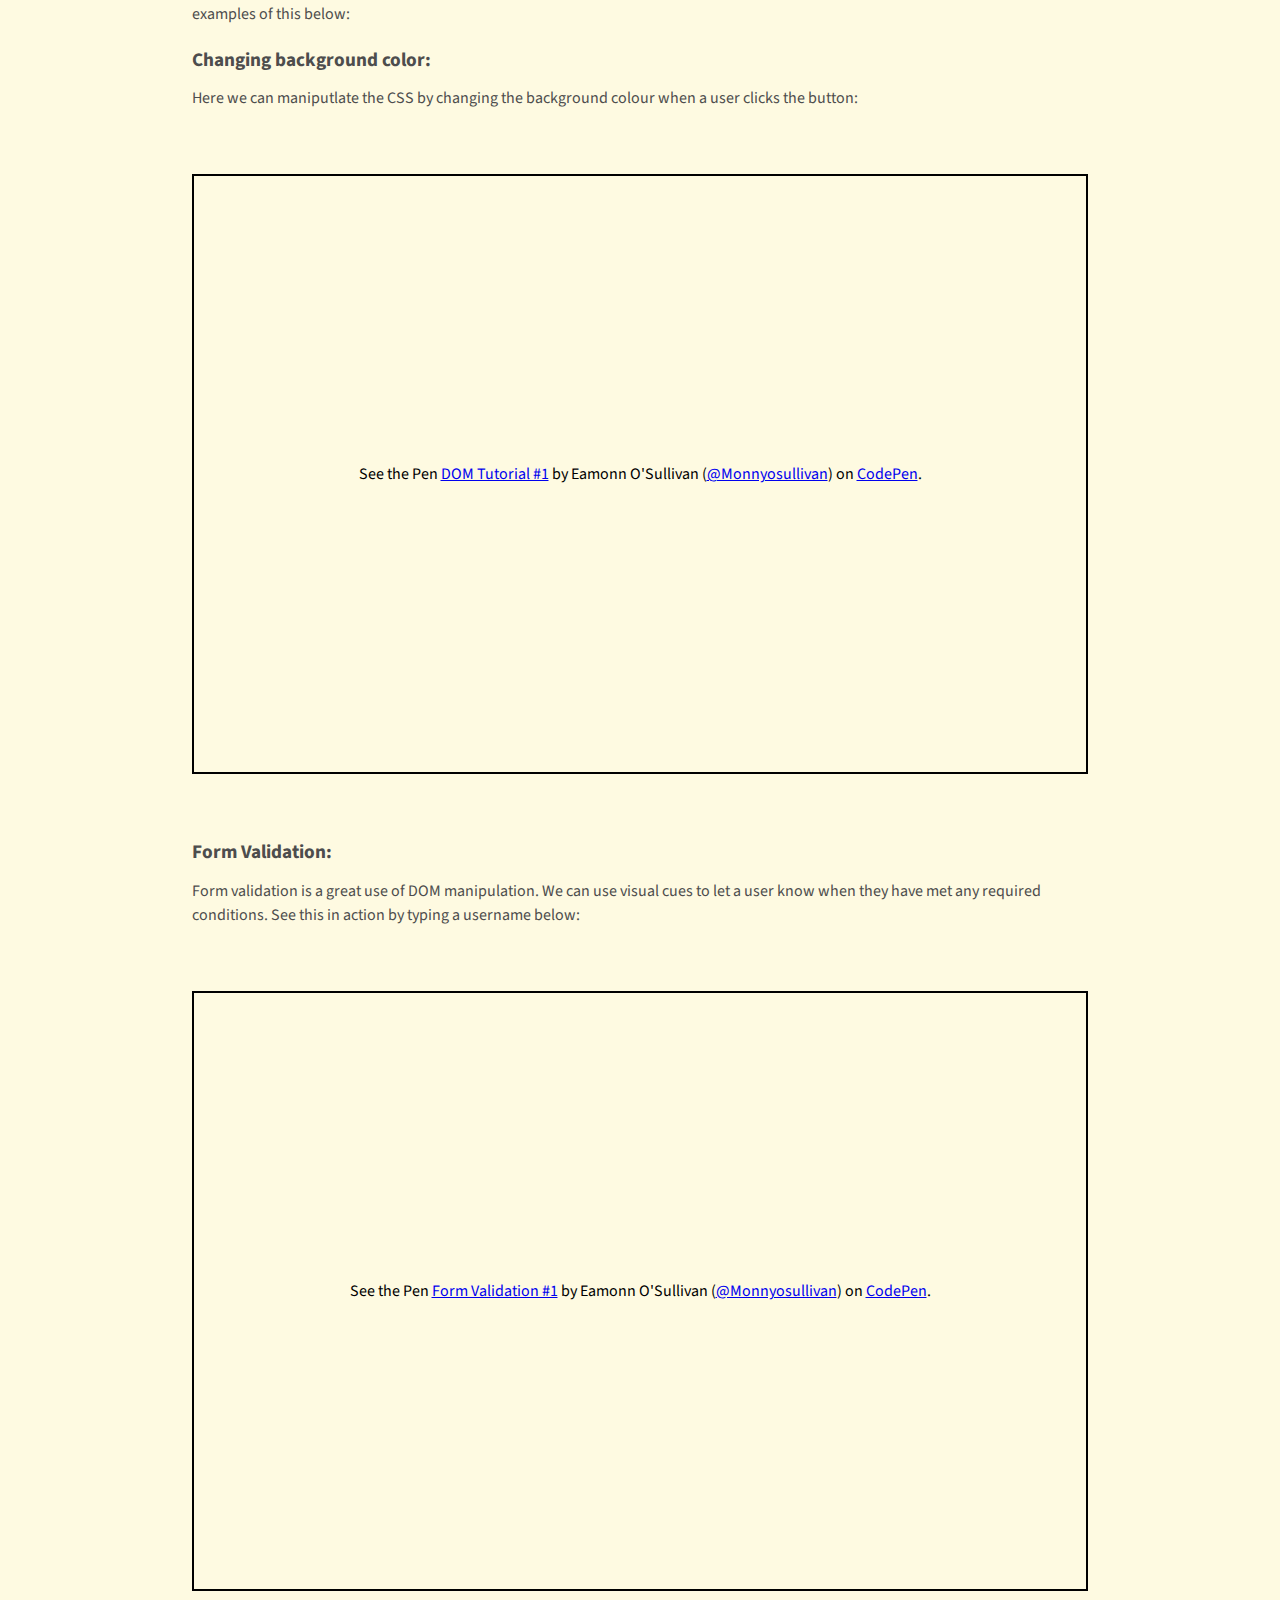
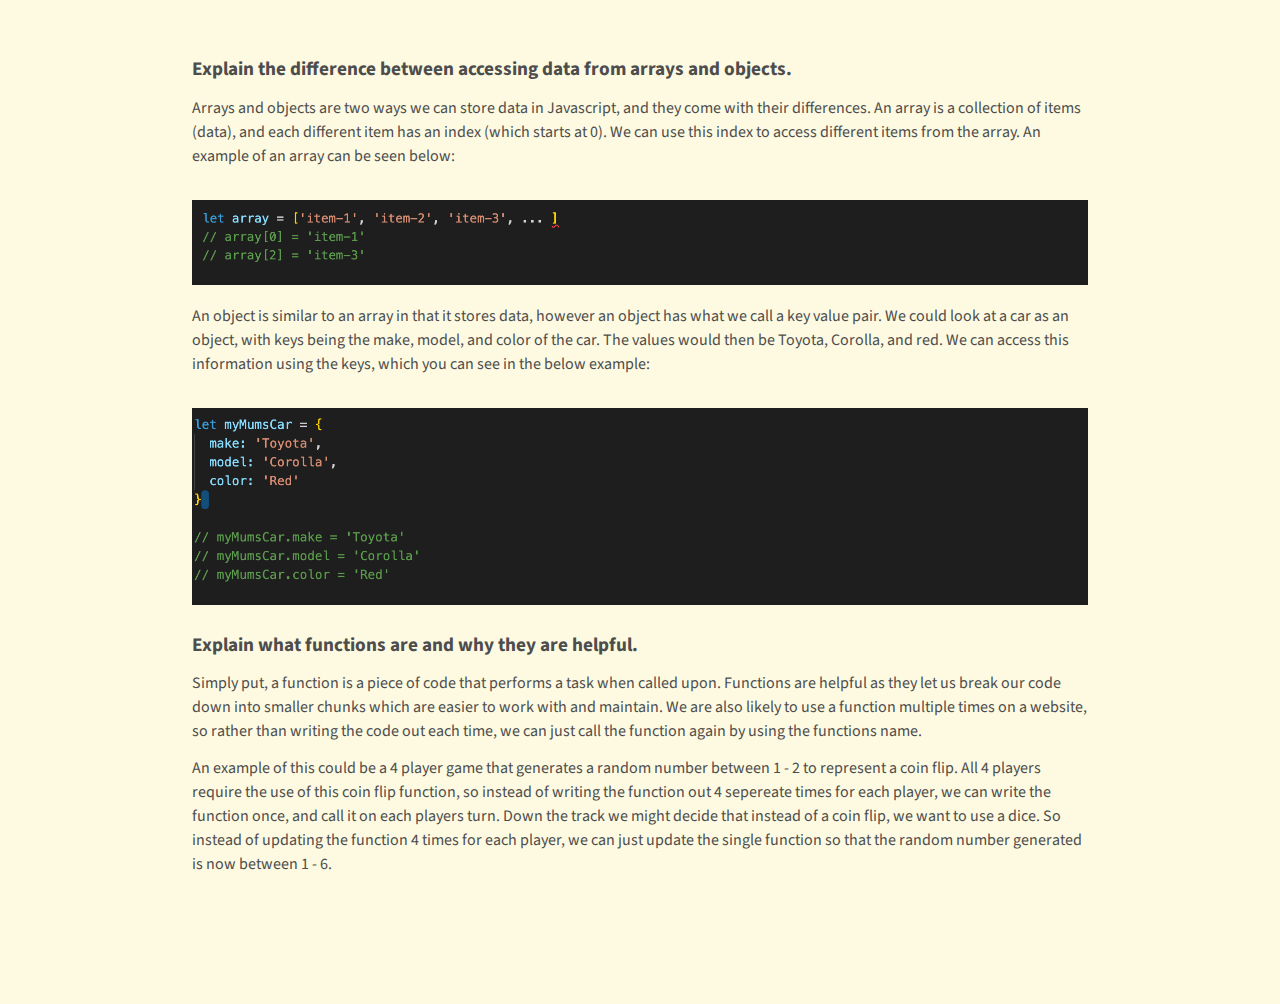
<file: blog/javascript-dom.html>
<!DOCTYPE html>
<html lang="en">
  <head>
    <meta charset="UTF-8" />
    <meta http-equiv="X-UA-Compatible" content="IE=edge" />
    <meta
      name="viewport"
      content="width=
  , initial-scale=1.0"
    />
    <link rel="stylesheet" href="../styles/blog.css" />
    <link rel="preconnect" href="https://fonts.googleapis.com">
    <link rel="preconnect" href="https://fonts.gstatic.com" crossorigin>
    <link href="https://fonts.googleapis.com/css2?family=Source+Sans+Pro:ital,wght@0,300;0,400;0,600;0,700;1,300;1,400;1,600;1,700&family=Trocchi&display=swap" rel="stylesheet">

    <title></title>
  </head>
<body>
<div class="container">
  <div class="image-container">
    <img class="image" src="../images/marionette-big.jpg" alt="marionette">
  </div>
  <div class="heading-container">
    <h1 class="heading">Javascript & The DOM</h1>
    <h2 class="subheading">A hypothetical discussion with a non-technical friend</h2>
    <h3 class="date">7 July 2022</h3>
  </div>
  <div class="content">
    <h3 class="question">What is an analogy to describe JavaScript and its relationship to HTML and CSS?</h3>

    <p class="answer">
      You could compare the three languages to a Marionette puppet show. The HTML is the structure that forms the set, and the characters inside it, the CSS paints the scene with color and costumes, and Javascript is the puppeteer that is pulling the strings and bringing the set to life. 
    </p>

    <h3 class="question">
      Explain control flow and loops using an example process from everyday life:
    </h3>

    <p class="answer">
      Control flow in programming refers to the order or flow that a computer reads code. A loop is a break in this flow that will keep running until a particular condition is satisfied. Once this condition is met, the control flow will continue. 
    </p>

    <p class="answer">
      An example of this would be cooking pasta for dinner. We can follow the control flow of a recipe, and we might be required to loop through some steps. A very simplified example of this can be seen below:
    </p>

    <p class="answer">Tomato Pasta (feeds 4) 
      <ol class="ordered-list">
        <li class="list-item">Chop onions</li>
        <li class="list-item">Chop garlic</li>
        <li class="list-item">Chop Fry onions and garlic in oil</li>
        <li class="list-item">Add cans of tomatoes - This is an example of a loop, repeat this step until the condition that two cans have been added is met.</li>
        <li class="list-item">Add pasta to boiling water</li>
        <li class="list-item">Once pasta is al dente, add to sauce - This is an example of a conditional statement. We are saying IF the pasta is al dente, add to sauce. Otherwise (ELSE) do nothing and wait.</li>
        <li class="list-item">Serve - This is another loop example, serve pasta into 4 bowls until no pasta remains</li>
      </ol>
    </p>

    <h3 class="question">
      Describe what the DOM is and an example of how you might interact with it.
    </h3>
      <p class="answer">The Document Object Model, or the DOM, represents all the elements in an HTML document in a sort of family tree-like structure. We have parent elements, and child elements which are all linked in various ways throughout the document. The power of the DOM comes from its ability to be accessed and manipulated by programming languages such as Javascript. The family tree analogy doesn’t quite work here, but if we wanted to stick with it we could change the name of a parent (element), or the hair color of a child (element). 

        Through this manipulation we can evolve a website from a static page into something fun and interactive. See a couple examples of this below: 
        </p>

        <h4 class="question">Changing background color:</h4>
        <p class="answer">Here we can maniputlate the CSS by changing the background colour when a user clicks the button:</p>

        <div class="codepen-container">
        <p class="codepen" data-height="600" data-theme-id="dark" data-default-tab="js,result" data-slug-hash="poLjrwd" data-user="Monnyosullivan" style="height: 600px; box-sizing: border-box; display: flex; align-items: center; justify-content: center; border: 2px solid; margin: 4em 0; padding: 1em;">
          <span>See the Pen <a href="https://codepen.io/Monnyosullivan/pen/poLjrwd">
          DOM Tutorial #1</a> by Eamonn O'Sullivan (<a href="https://codepen.io/Monnyosullivan">@Monnyosullivan</a>)
          on <a href="https://codepen.io">CodePen</a>.</span>
        </p>
      </div>
      <div class="codepen-container">
        <h4 class="question">Form Validation:</h4>
        <p class="answer">Form validation is a great use of DOM manipulation. We can use visual cues to let a user know when they have met any required conditions. See this in action by typing a username below:</p>
        <p class="codepen " data-height="600" data-theme-id="dark" data-default-tab="js,result" data-slug-hash="jOzbLKa" data-user="Monnyosullivan" style="height: 600px; box-sizing: border-box; display: flex; align-items: center; justify-content: center; border: 2px solid; margin: 4em 0; padding: 1em;">
          <span>See the Pen <a href="https://codepen.io/Monnyosullivan/pen/jOzbLKa">
          Form Validation #1</a> by Eamonn O'Sullivan (<a href="https://codepen.io/Monnyosullivan">@Monnyosullivan</a>)
          on <a href="https://codepen.io">CodePen</a>.</span>
        </p>
      </div>


    <h3 class="question">
      Explain the difference between accessing data from arrays and objects.
    </h3>

    <p class="answer">
      Arrays and objects are two ways we can store data in Javascript, and they come with their differences. An array is a collection of items (data), and each different item has an index (which starts at 0). We can use this index to access different items from the array. An example of an array can be seen below: 

    </p>

    <img src="/images/array.png" alt="array" class="code-example image">

    <p class="answer">
      An object is similar to an array in that it stores data, however an object has what we call a key value pair. We could look at a car as an object, with keys being the make, model, and color of the car. The values would then be Toyota, Corolla, and red. We can access this information using the keys, which you can see in the below example:
    </p>

    <img src="/images/object.png" alt="objects" class="code-example image">
    

    <h3 class="question">
      Explain what functions are and why they are helpful.
    </h3>

    <p class="answer">
      Simply put, a function is a piece of code that performs a task when called upon. Functions are helpful as they let us break our code down into smaller chunks which are easier to work with and maintain. We are also likely to use a function multiple times on a website, so rather than writing the code out each time, we can just call the function again by using the functions name.  
    </p>
    <p class="answer">
      An example of this could be a 4 player game that generates a random number between 1 - 2 to represent a coin flip. All 4 players require the use of this coin flip function, so instead of writing the function out 4 sepereate times for each player, we can write the function once, and call it on each players turn.      Down the track we might decide that instead of a coin flip, we want to use a dice. So instead of updating the function 4 times for each player, we can just update the single function so that the random number generated is now between 1 - 6. 
    </p>

  </div>
  <div class="footer">
    <ul class="nav-items">
      <li>
        <a href="https://eamonn-osullivan-92.github.io/"><img class="profile-logo" src="../images/home.png" alt="" /></a></li>
      </li>
      <li>
        <a href="https://github.com/eamonn-osullivan-92"
        target=”_blank” ><img class="logo" src="../images/github-logo.png" alt="github"
        /></a>
      </li>
      <li>
        <a href="https://linkedin.com/in/eamonn-o-sullivan-0b1854110"
        target=”_blank” ><img class="logo" src="../images/linkdn-logo.png" alt="linkedin"
        /></a>
      </li>
      <li>
        <a href="mailto:eamonnsosullivan@gmail.com"
        target=”_blank” ><img class="logo" src="../images/email-logo.png" alt="email"
        /></a>
      </li>
    </ul>
  </div>
</div>
<script async src="https://cpwebassets.codepen.io/assets/embed/ei.js"></script>
<script async src="https://cpwebassets.codepen.io/assets/embed/ei.js"></script>
</body>
</file>
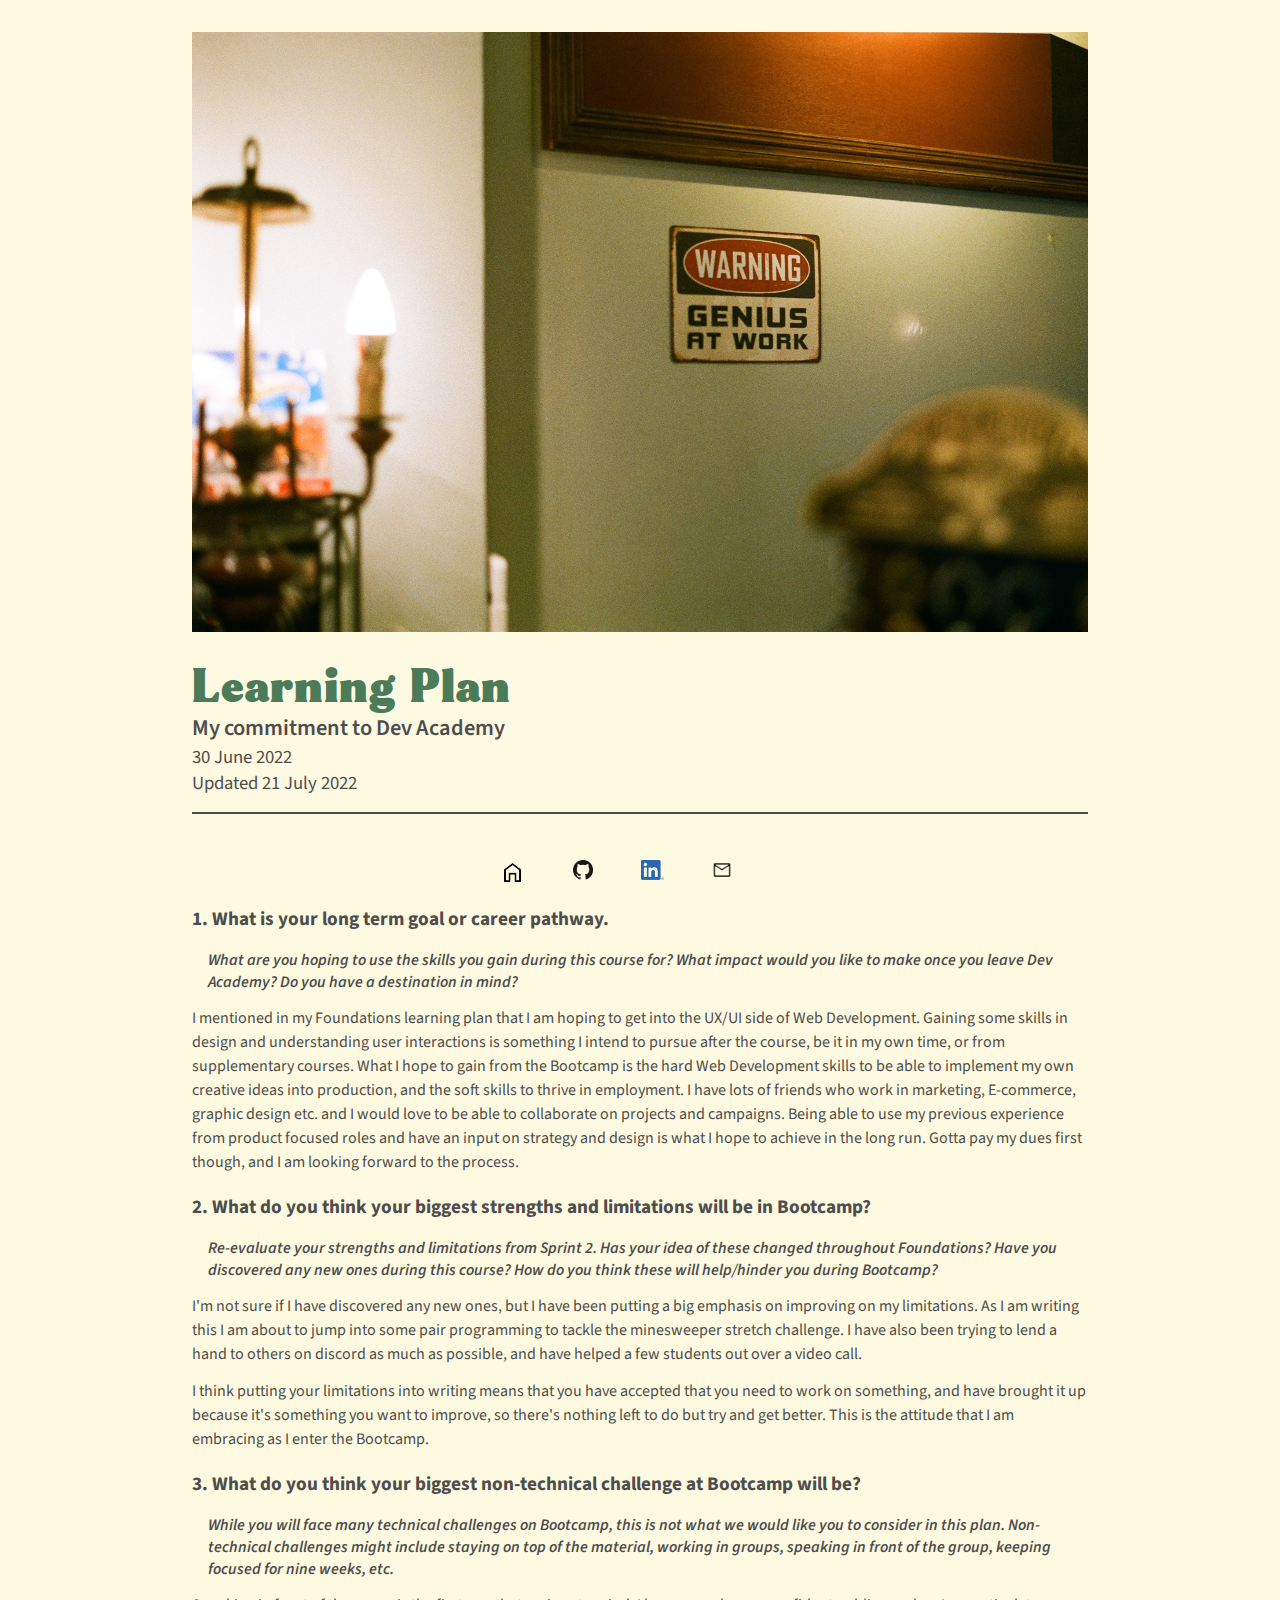
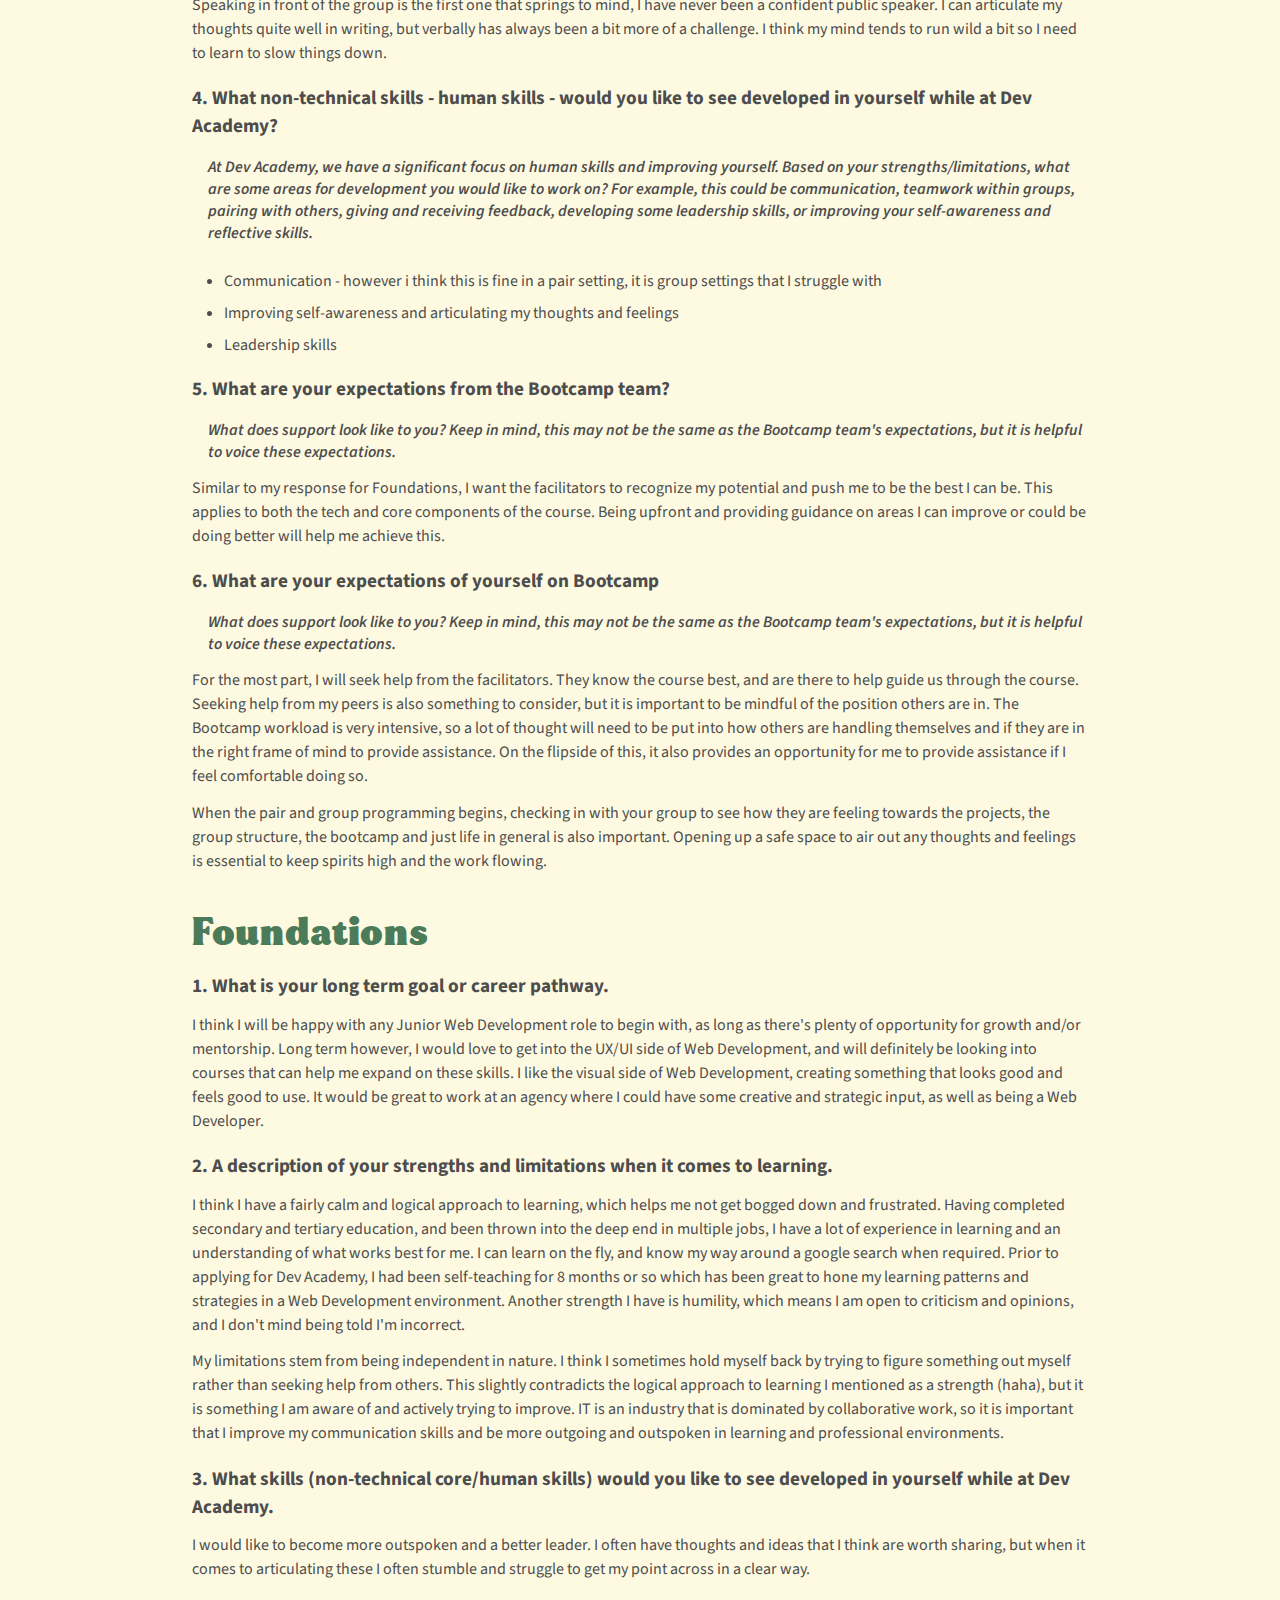
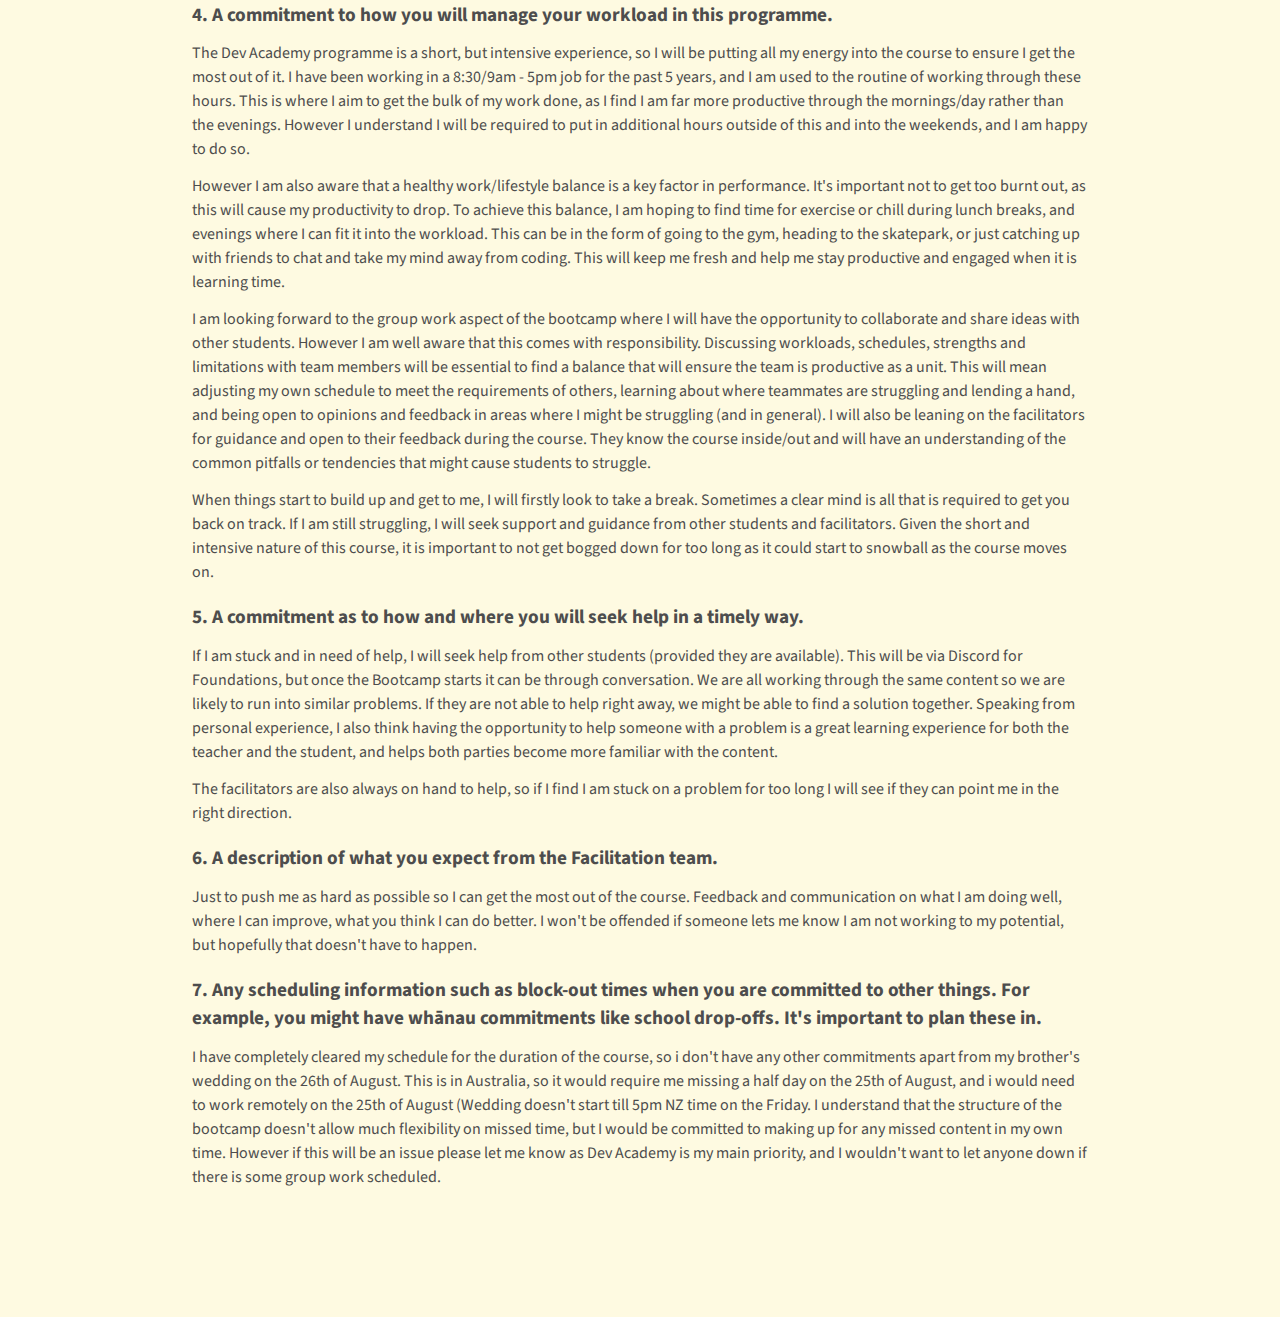
<file: blog/learning-plan.html>
<!DOCTYPE html>
<html lang="en">
  <head>
    <meta charset="UTF-8" />
    <meta http-equiv="X-UA-Compatible" content="IE=edge" />
    <meta
      name="viewport"
      content="width=
  , initial-scale=1.0"
    />
    <link rel="stylesheet" href="../styles/blog.css" />
    <link rel="preconnect" href="https://fonts.googleapis.com">
    <link rel="preconnect" href="https://fonts.gstatic.com" crossorigin>
    <link href="https://fonts.googleapis.com/css2?family=Source+Sans+Pro:ital,wght@0,300;0,400;0,600;0,700;1,300;1,400;1,600;1,700&family=Trocchi&display=swap" rel="stylesheet">

    <title>Sprint 2 - Learning Plan</title>
  </head>
<body>
<div class="container">
  <div class="image-container">
    <img class="image" src="../images/genius-at-work-big.jpg" alt="have a good day">
  </div>
  <div class="heading-container">
    <h1 class="heading">Learning Plan</h1>
    <h2 class="subheading">My commitment to Dev Academy</h2>
    <h3 class="date">30 June 2022</h3>
    <h3 class="date">Updated 21 July 2022</h3>
  </div>
  <div class="content">

    <h2 class="content-heading">Bootcamp</h2>
    <h3 class="question">1. What is your long term goal or career pathway.</h3>

    <p class="secondary-question content-subheading">What are you hoping to use the skills you gain during this course for? What impact would you like to make once you leave Dev Academy? Do you have a destination in mind?</p>

    <p class="answer">
        I mentioned in my Foundations learning plan that I am hoping to get into the UX/UI side of Web Development. Gaining some skills in design and understanding user interactions is something I intend to pursue after the course, be it in my own time, or from supplementary courses. What I hope to gain from the Bootcamp is the hard Web Development skills to be able to implement my own creative ideas into production, and the soft skills to thrive in employment. I have lots of friends who work in marketing, E-commerce, graphic design etc. and I would love to be able to collaborate on projects and campaigns. Being able to use my previous experience from product focused roles and have an input on strategy and design is what I hope to achieve in the long run. Gotta pay my dues first though, and I am looking forward to the process. 
    </p>

    <h4 class="question">
        2. What do you think your biggest strengths and limitations will be in Bootcamp?
    </h4>

    <p class="secondary-question content-subheading">
        Re-evaluate your strengths and limitations from Sprint 2. Has your idea of these changed throughout Foundations? Have you discovered any new ones during this course? How do you think these will help/hinder you during Bootcamp?
    </p>

    <p class="answer">
        I'm not sure if I have discovered any new ones, but I have been putting a big emphasis on improving on my limitations. As I am writing this I am about to jump into some pair programming to tackle the minesweeper stretch challenge. I have also been trying to lend a hand to others on discord as much as possible, and have helped a few students out over a video call. 
    </p>

    <p class="answer">
        I think putting your limitations into writing means that you have accepted that you need to work on something, and have brought it up because it's something you want to improve, so there's nothing left to do but try and get better. This is the attitude that I am embracing as I enter the Bootcamp.
    </p>

    <h4 class="question">
        3. What do you think your biggest non-technical challenge at Bootcamp will be?
    </h4>

    <p class="secondary-question content-subheading">
        While you will face many technical challenges on Bootcamp, this is not what we would like you to consider in this plan. Non-technical challenges might include staying on top of the material, working in groups, speaking in front of the group, keeping focused for nine weeks, etc.
    </p>
      <p class="answer">
        Speaking in front of the group is the first one that springs to mind, I have never been a confident public speaker. I can articulate my thoughts quite well in writing, but verbally has always been a bit more of a challenge. I think my mind tends to run wild a bit so I need to learn to slow things down. 
      </p>


    <h4 class="question">
        4. What non-technical skills - human skills - would you like to see developed in yourself while at Dev Academy?
    </h4>

    <p class="secondary-question content-subheading">
        At Dev Academy, we have a significant focus on human skills and improving yourself. Based on your strengths/limitations, what are some areas for development you would like to work on?

        For example, this could be communication, teamwork within groups, pairing with others, giving and receiving feedback, developing some leadership skills, or improving your self-awareness and reflective skills.
    </p>

    <p class="answer">
    <ul class="ordered-list">
        <li class="list-item">Communication - however i think this is fine in a pair setting, it is group settings that I struggle with</li>
        <li class="list-item">Improving self-awareness and articulating my thoughts and feelings</li>
        <li class="list-item">Leadership skills</li>
    </ul>
    </p>

    

    <h4 class="question">
       5. What are your expectations from the Bootcamp team?
    </h4>

    <p class="secondary-question content-subheading">
        What does support look like to you? Keep in mind, this may not be the same as the Bootcamp team's expectations, but it is helpful to voice these expectations.  
    </p>


    <p class="answer">
        Similar to my response for Foundations, I want the facilitators to recognize my potential and push me to be the best I can be. This applies to both the tech and core components of the course. Being upfront and providing guidance on areas I can improve or could be doing better will help me achieve this.
    </p>
    

    <h4 class="question">
       6. What are your expectations of yourself on Bootcamp
    </h4>

    <p class="secondary-question content-subheading">
        What does support look like to you? Keep in mind, this may not be the same as the Bootcamp team's expectations, but it is helpful to voice these expectations.  
    </p>


    <p class="answer">
        For the most part, I will seek help from the facilitators. They know the course best, and are there to help guide us through the course. Seeking help from my peers is also something to consider, but it is important to be mindful of the position others are in. The Bootcamp workload is very intensive, so a lot of thought will need to be put into how others are handling themselves and if they are in the right frame of mind to provide assistance. On the flipside of this, it also provides an opportunity for me to provide assistance if I feel comfortable doing so. 
    </p>


    <p class="answer">
        When the pair and group programming begins, checking in with your group to see how they are feeling towards the projects, the group structure, the bootcamp and just life in general is also important. Opening up a safe space to air out any thoughts and feelings is essential to keep spirits high and the work flowing.
    </p>


    <h2 class="content-heading">Foundations</h2>
    <h3 class="question">1. What is your long term goal or career pathway.</h3>

    <p class="answer">
      I think I will be happy with any Junior Web Development role to begin with, as long as there's plenty of opportunity for growth and/or mentorship. Long term however, I would love to get into the UX/UI side of Web Development, and will definitely be looking into courses that can help me expand on these skills. I like the visual side of Web Development, creating something that looks good and feels good to use. It would be great to work at an agency where I could have some creative and strategic input, as well as being a Web Developer. 
    </p>

    <h4 class="question">
      2. A description of your strengths and limitations when it comes to learning.
    </h4>

    <p class="answer">
      I think I have a fairly calm and logical approach to learning, which helps me not get bogged down and frustrated. Having completed secondary and tertiary education, and been thrown into the deep end in multiple jobs, I have a lot of experience in learning and an understanding of what works best for me. I can learn on the fly, and know my way around a google search when required. Prior to applying for Dev Academy, I had been self-teaching for 8 months or so which has been great to hone my learning patterns and strategies in a Web Development environment. Another strength I have is humility, which means I am open to criticism and opinions, and I don't mind being told I'm incorrect.
    </p>

    <p class="answer">
      My limitations stem from being independent in nature. I think I sometimes hold myself back by trying to figure something out myself rather than seeking help from others. This slightly contradicts the logical approach to learning I mentioned as a strength (haha), but it is something I am aware of and actively trying to improve. IT is an industry that is dominated by collaborative work, so it is important that I improve my communication skills and be more outgoing and outspoken in learning and professional environments. 
    </p>

    <h4 class="question">
      3. What skills (non-technical core/human skills) would you like to see developed in yourself while at Dev Academy.
    </h4>
      <p class="answer">I would like to become more outspoken and a better leader. I often have thoughts and ideas that I think are worth sharing, but when it comes to articulating these I often stumble and struggle to get my point across in a clear way. 
      </p>


    <h4 class="question">
      4. A commitment to how you will manage your workload in this programme.
    </h4>

    <p class="answer">
The Dev Academy programme is a short, but intensive experience, so I will be putting all my energy into the course to ensure I get the most out of it. I have been working in a 8:30/9am - 5pm job for the past 5 years, and I am used to the routine of working through these hours. This is where I aim to get the bulk of my work done, as I find I am far more productive through the mornings/day rather than the evenings. However I understand I will be required to put in additional hours outside of this and into the weekends, and I am happy to do so. 
    </p>

    <p class="answer">
      However I am also aware that a healthy work/lifestyle balance is a key factor in performance. It's important not to get too burnt out, as this will cause my productivity to drop. To achieve this balance, I am hoping to find time for exercise or chill during lunch breaks, and evenings where I can fit it into the workload. This can be in the form of going to the gym, heading to the skatepark, or just catching up with friends to chat and take my mind away from coding. This will keep me fresh and help me stay productive and engaged when it is learning time. 
    </p>

    <p class="answer">
      I am looking forward to the group work aspect of the bootcamp where I will have the opportunity to collaborate and share ideas with other students. However I am well aware that this comes with responsibility. Discussing workloads, schedules, strengths and limitations with team members will be essential to find a balance that will ensure the team is productive as a unit. This will mean adjusting my own schedule to meet the requirements of others, learning about where teammates are struggling and lending a hand, and being open to opinions and feedback in areas where I might be struggling (and in general). I will also be leaning on the facilitators for guidance and open to their feedback during the course.  They know the course inside/out and will have an understanding of the common pitfalls or tendencies that might cause students to struggle. 
    </p>

    <p class="answer">
      When things start to build up and get to me, I will firstly look to take a break. Sometimes a clear mind is all that is required to get you back on track. If I am still struggling, I will seek support and guidance from other students and facilitators. Given the short and intensive nature of this course, it is important to not get bogged down for too long as it could start to snowball as the course moves on. 
    </p>
    

    <h4 class="question">
     5. A commitment as to how and where you will seek help in a timely way.
    </h4>

    <p class="answer">
      If I am stuck and in need of help, I will seek help from other students (provided they are available). This will be via Discord for Foundations, but once the Bootcamp starts it can be through conversation. We are all working through the same content so we are likely to run into similar problems. If they are not able to help right away, we might be able to find a solution together. Speaking from personal experience, I also think having the opportunity to help someone with a problem is a great learning experience for both the teacher and the student, and helps both parties become more familiar with the content.
    </p>
    <p class="answer">
      The facilitators are also always on hand to help, so if I find I am stuck on a problem for too long I will see if they can point me in the right direction. 
    </p>

    <h4 class="question">
     6. A description of what you expect from the Facilitation team.
    </h4>

    <p class="answer">
      Just to push me as hard as possible so I can get the most out of the course. Feedback and communication on what I am doing well, where I can improve, what you think I can do better. I won't be offended if someone lets me know I am not working to my potential, but hopefully that doesn't have to happen.
    </p>

    <h4 class="question">
     7. Any scheduling information such as block-out times when you are committed to other things. For example, you might have whānau commitments like school drop-offs. It's important to plan these in.
    </h4>

    <p class="answer">
      I have completely cleared my schedule for the duration of the course, so i don't have any other commitments apart from my brother's wedding on the 26th of August. This is in Australia, so it would require me missing a half day on the 25th of August, and i would need to work remotely on the 25th of August (Wedding doesn't start till 5pm NZ time on the Friday. I understand that the structure of the bootcamp doesn't allow much flexibility on missed time, but I would be committed to making up for any missed content in my own time. However if this will be an issue please let me know as Dev Academy is my main priority, and I wouldn't want to let anyone down if there is some group work scheduled. 
    </p>

  </div>
  <div class="footer">
    <ul class="nav-items">
      <li>
        <a href="https://eamonn-osullivan-92.github.io/"><img class="profile-logo" src="../images/home.png" alt="" /></a></li>
      </li>
      <li>
        <a href="https://github.com/eamonn-osullivan-92"
        target=”_blank” ><img class="logo" src="../images/github-logo.png" alt="github"
        /></a>
      </li>
      <li>
        <a href="https://linkedin.com/in/eamonn-o-sullivan-0b1854110"
        target=”_blank” ><img class="logo" src="../images/linkdn-logo.png" alt="linkedin"
        /></a>
      </li>
      <li>
        <a href="mailto:eamonnsosullivan@gmail.com"
        target=”_blank” ><img class="logo" src="../images/email-logo.png" alt="email"
        /></a>
      </li>
    </ul>
  </div>
</div>
</body>
</file>
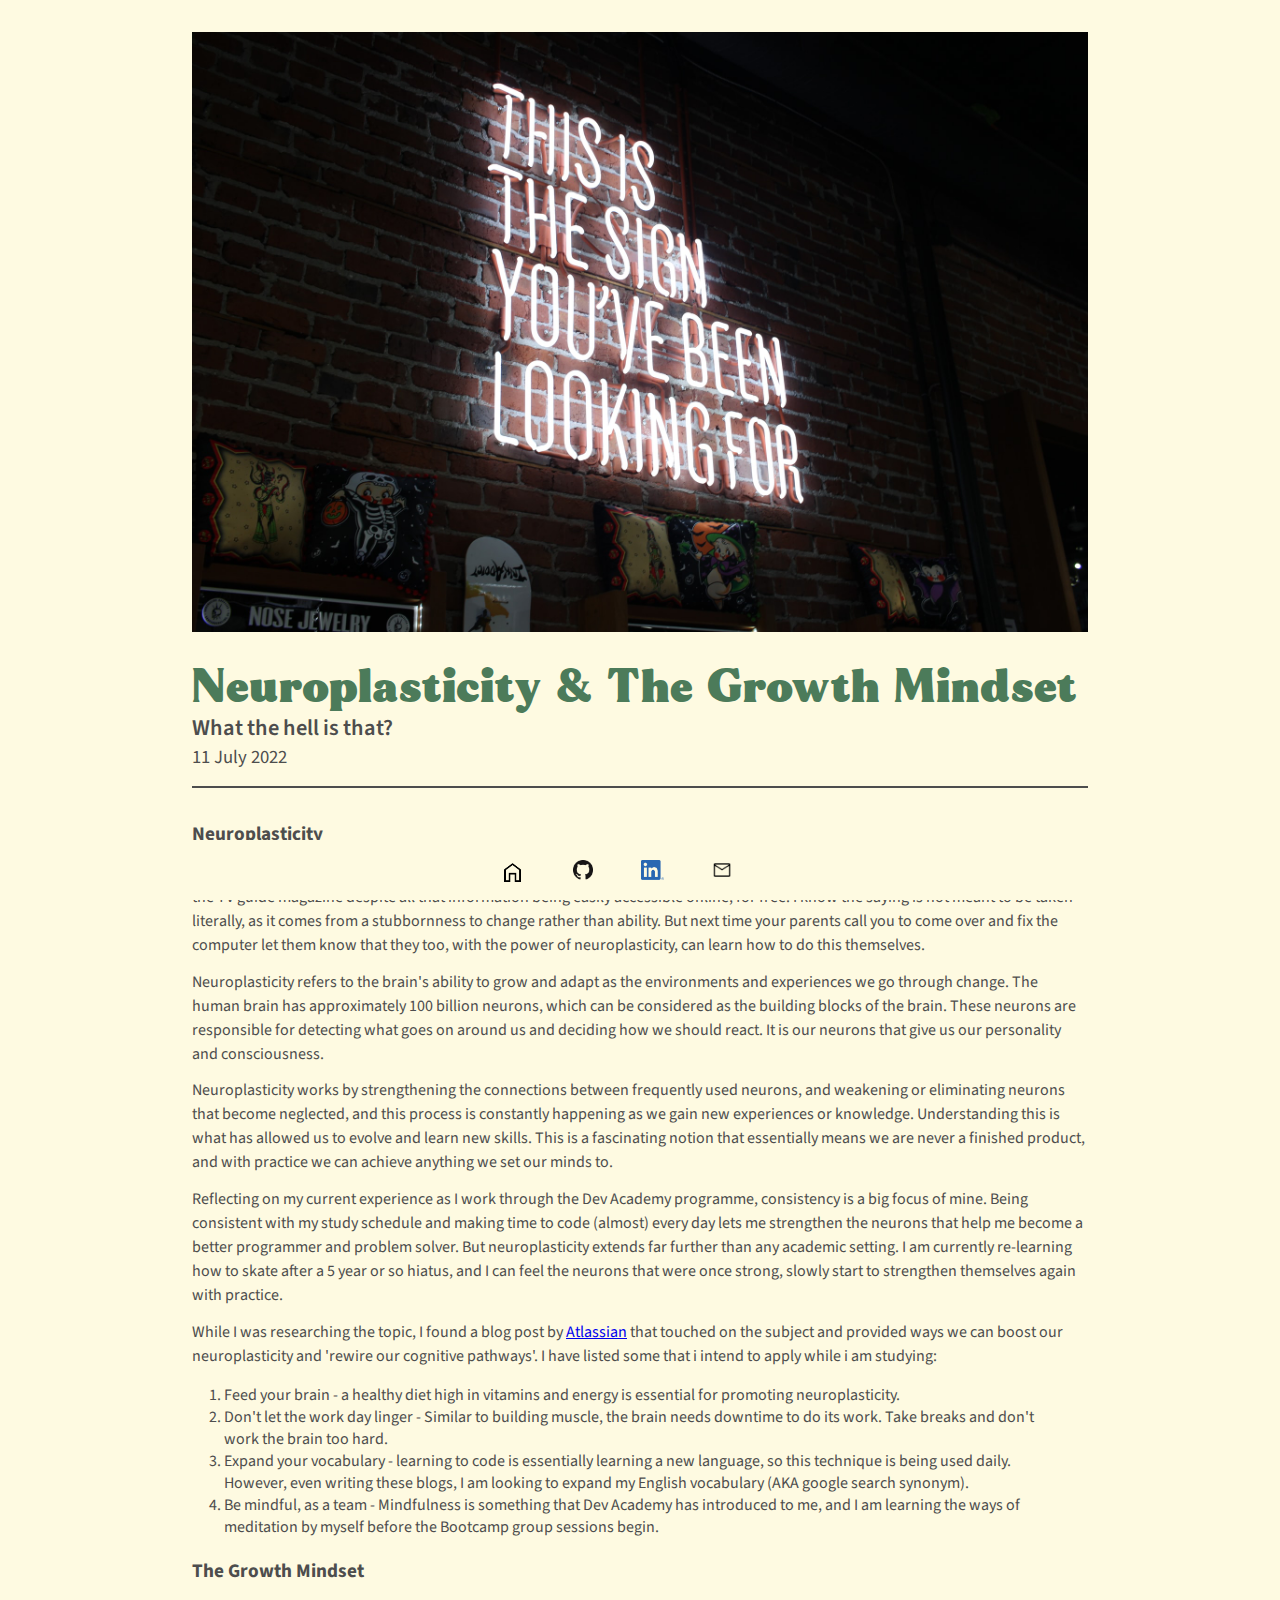
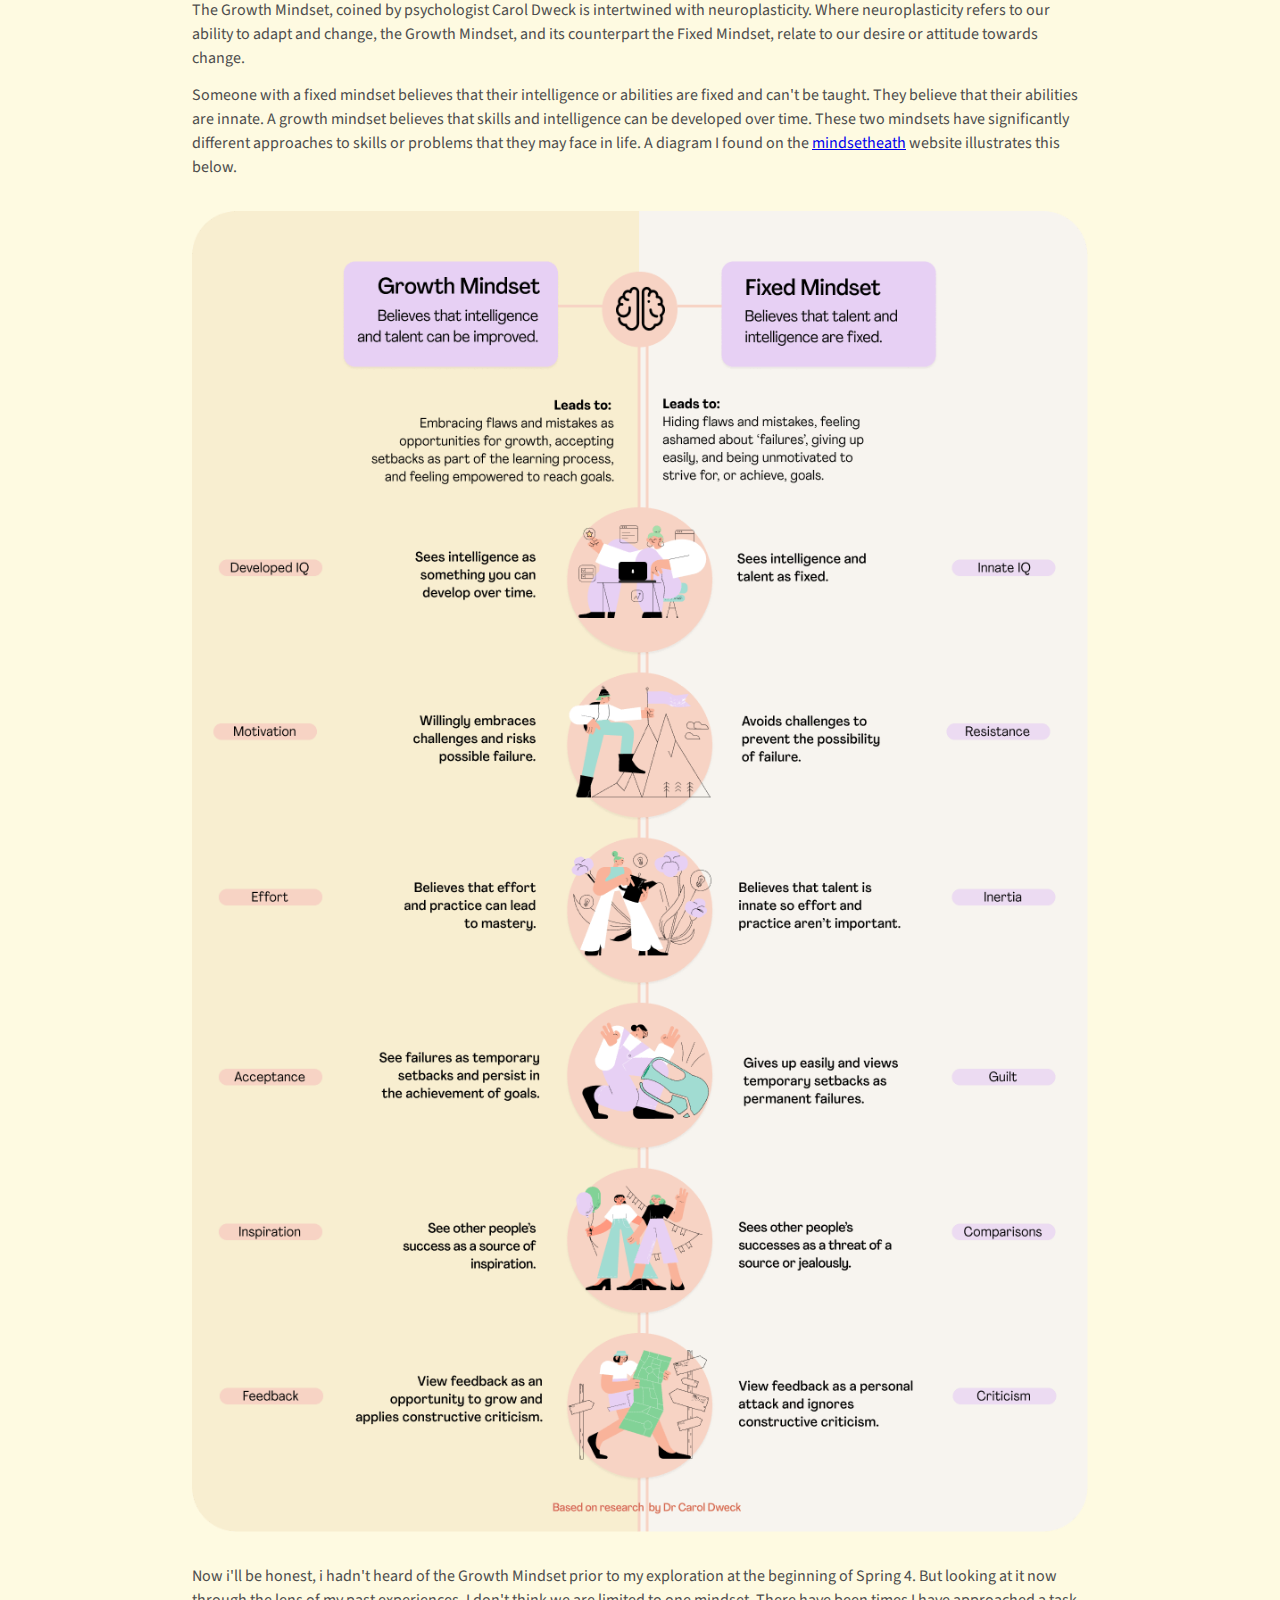
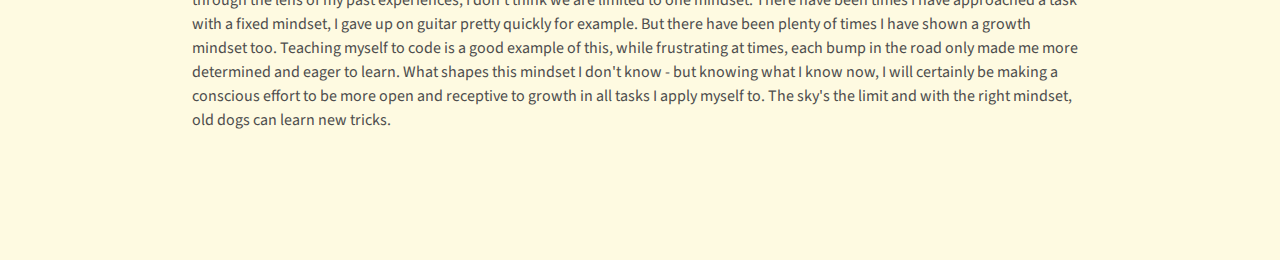
<file: blog/neuroplasticity.html>
<!DOCTYPE html>
<html lang="en">
  <head>
    <meta charset="UTF-8" />
    <meta http-equiv="X-UA-Compatible" content="IE=edge" />
    <meta
      name="viewport"
      content="width=
  , initial-scale=1.0"
    />
    <link rel="stylesheet" href="../styles/blog.css" />
    <link rel="preconnect" href="https://fonts.googleapis.com">
    <link rel="preconnect" href="https://fonts.gstatic.com" crossorigin>
    <link href="https://fonts.googleapis.com/css2?family=Source+Sans+Pro:ital,wght@0,300;0,400;0,600;0,700;1,300;1,400;1,600;1,700&family=Trocchi&display=swap" rel="stylesheet">

    <title></title>
  </head>
<body>
<div class="container">
  <div class="image-container">
    <img class="image image-fill" src="../images/grow-med.jpg" alt="growth mindset">
  </div>
  <div class="heading-container">
    <h1 class="heading">Neuroplasticity & The Growth Mindset</h1>
    <h2 class="subheading">What the hell is that?</h2>
    <h3 class="date">11 July 2022</h3>
  </div>
  <div class="content">

    <h3 class="question">
     Neuroplasticity
          </h3>

    <p class="answer">
      I am sure you are familiar with the old saying; “you can't teach an old dog new tricks”. Just the other week I noticed my mum still buys the TV guide magazine despite all that information being easily accessible online, for free. I know the saying is not meant to be taken literally, as it comes from a stubbornness to change rather than ability. But next time your parents call you to come over and fix the computer let them know that they too, with the power of neuroplasticity, can learn how to do this themselves. 
    </p>

    <p class="answer">
      Neuroplasticity refers to the brain's ability to grow and adapt as the environments and experiences we go through change. The human brain has approximately 100 billion neurons, which can be considered as the building blocks of the brain. These neurons are responsible for detecting what goes on around us and deciding how we should react. It is our neurons that give us our personality and consciousness. 
    </p>
    <p class="answer">
      Neuroplasticity works by strengthening the connections between frequently used neurons, and weakening or eliminating neurons that become neglected, and this process is constantly happening as we gain new experiences or knowledge. Understanding this is what has allowed us to evolve and learn new skills. This is a fascinating notion that essentially means we are never a finished product, and with practice we can achieve anything we set our minds to. 
    </p>
    <p class="answer">
      Reflecting on my current experience as I work through the Dev Academy programme, consistency is a big focus of mine. Being consistent with my study schedule and making time to code (almost) every day lets me strengthen the neurons that help me become a better programmer and problem solver. But neuroplasticity extends far further than any academic setting. I am currently re-learning how to skate after a 5 year or so hiatus, and I can feel the neurons that were once strong, slowly start to strengthen themselves again with practice. 

    </p>
    <p class="answer">
      While I was researching the topic, I found a blog post by <a href="https://www.atlassian.com/blog/productivity/neuroplasticity-train-your-brain" target="_blank">Atlassian</a> that touched on the subject and provided ways we can boost our neuroplasticity and 'rewire our cognitive pathways'. I have listed some that i intend to apply while i am studying: 
    </p>

    <ol class="ordered-list">
      <li>Feed your brain - a healthy diet high in vitamins and energy is essential for promoting neuroplasticity. </li>
      <li>Don't let the work day linger - Similar to building muscle, the brain needs downtime to do its work. Take breaks and don't work the brain too hard.</li>
      <li>Expand your vocabulary - learning to code is essentially learning a new language, so this technique is being used daily. However, even writing these blogs, I am looking to expand my English vocabulary (AKA google search synonym).</li>
      <li>Be mindful, as a team - Mindfulness is something that Dev Academy has introduced to me, and I am learning the ways of meditation by myself before the Bootcamp group sessions begin. </li>
    </ol>

    <h3 class="question">
The Growth Mindset
    </h3>

    <p class="answer">
      The Growth Mindset, coined by psychologist Carol Dweck is intertwined with neuroplasticity.  Where neuroplasticity refers to our ability to adapt and change, the Growth Mindset, and its counterpart the Fixed Mindset, relate to our desire or attitude towards change. 
    </p>

    <p class="answer">
      Someone with a fixed mindset believes that their intelligence or abilities are fixed and can't be taught. They believe that their abilities are innate. A growth mindset believes that skills and intelligence can be developed over time. These two mindsets have significantly different approaches to skills or problems that they may face in life. A diagram I found on the <a href="https://www.mindsethealth.com/matter/growth-vs-fixed-mindset" target="_blank">mindsetheath</a> website illustrates this below. 
    </p>

    <img src="../images/Growth-mindset.png" alt="The growth mindset" class="content-image">

    <p class="answer">Now i'll be honest, i hadn't heard of the Growth Mindset prior to my exploration at the beginning of Spring 4. But looking at it now through the lens of my past experiences, I don't think we are limited to one mindset. There have been times I have approached a task with a fixed mindset, I gave up on guitar pretty quickly for example. But there have been plenty of times I have shown a growth mindset too. Teaching myself to code is a good example of this, while frustrating at times, each bump in the road only made me more determined and eager to learn. What shapes this mindset I don't know - but knowing what I know now, I will certainly be making a conscious effort to be more open and receptive to growth in all tasks I apply myself to. The sky's the limit and with the right mindset, old dogs can learn new tricks. </p>

  </div>
  <div class="footer">
    <ul class="nav-items">
      <li>
        <a href="https://eamonn-osullivan-92.github.io/"><img class="profile-logo" src="../images/home.png" alt="" /></a></li>
      </li>
      <li>
        <a href="https://github.com/eamonn-osullivan-92"
        target=”_blank” ><img class="logo" src="../images/github-logo.png" alt="github"
        /></a>
      </li>
      <li>
        <a href="https://linkedin.com/in/eamonn-o-sullivan-0b1854110"
        target=”_blank” ><img class="logo" src="../images/linkdn-logo.png" alt="linkedin"
        /></a>
      </li>
      <li>
        <a href="mailto:eamonnsosullivan@gmail.com"
        target=”_blank” ><img class="logo" src="../images/email-logo.png" alt="email"
        /></a>
      </li>
    </ul>
  </div>
</div>
</body>
</file>
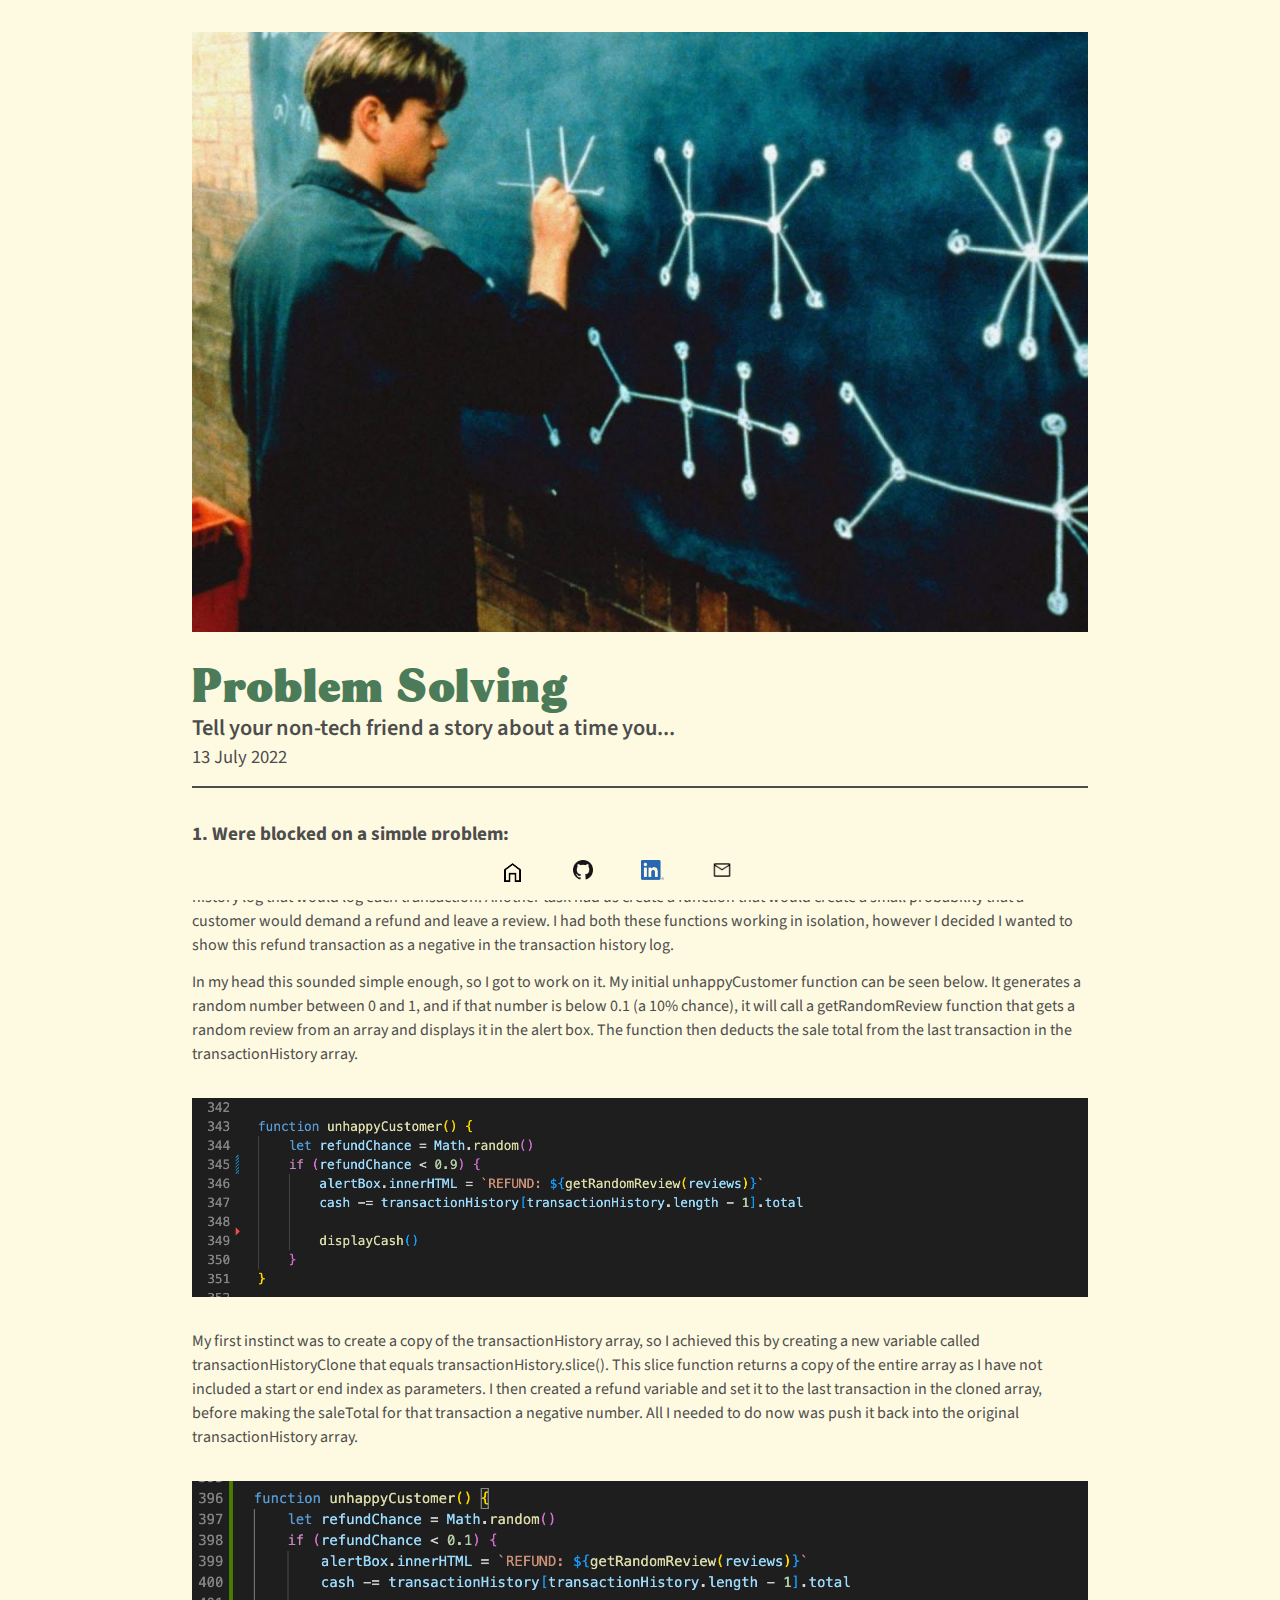
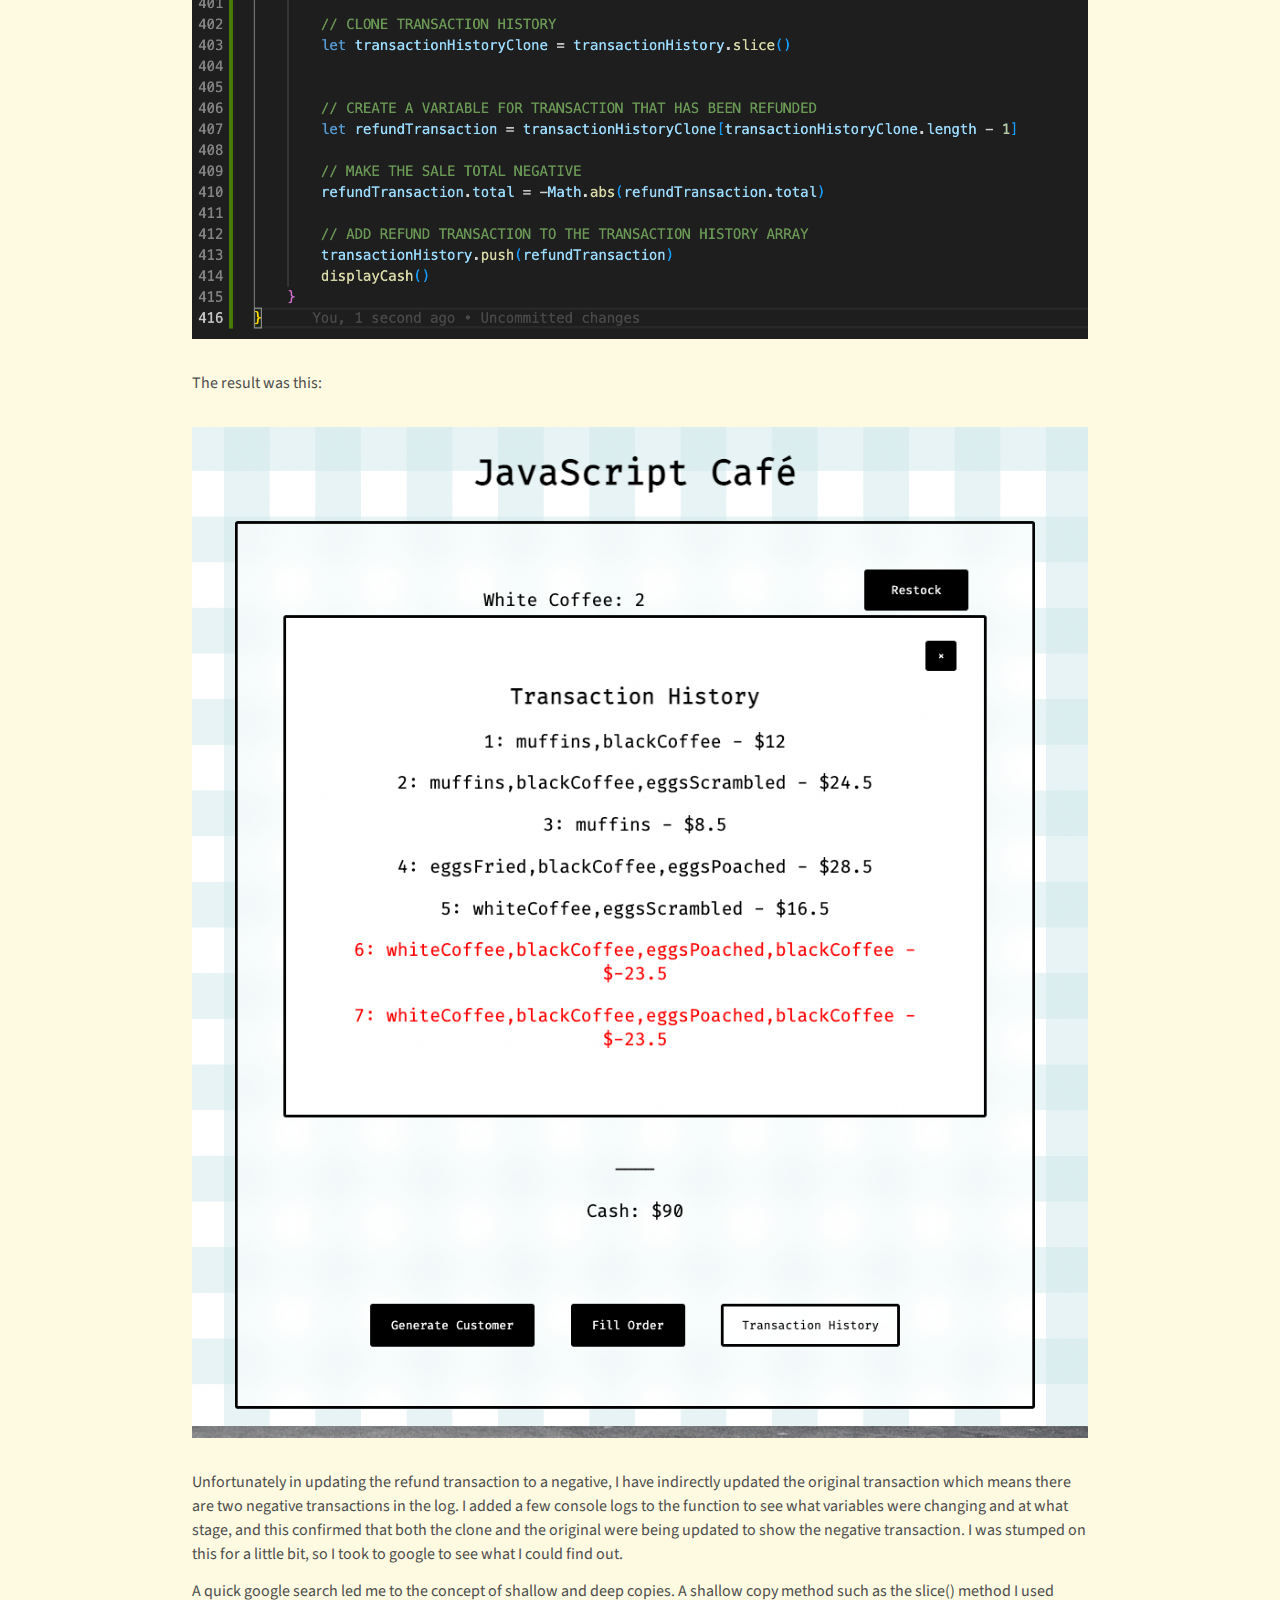
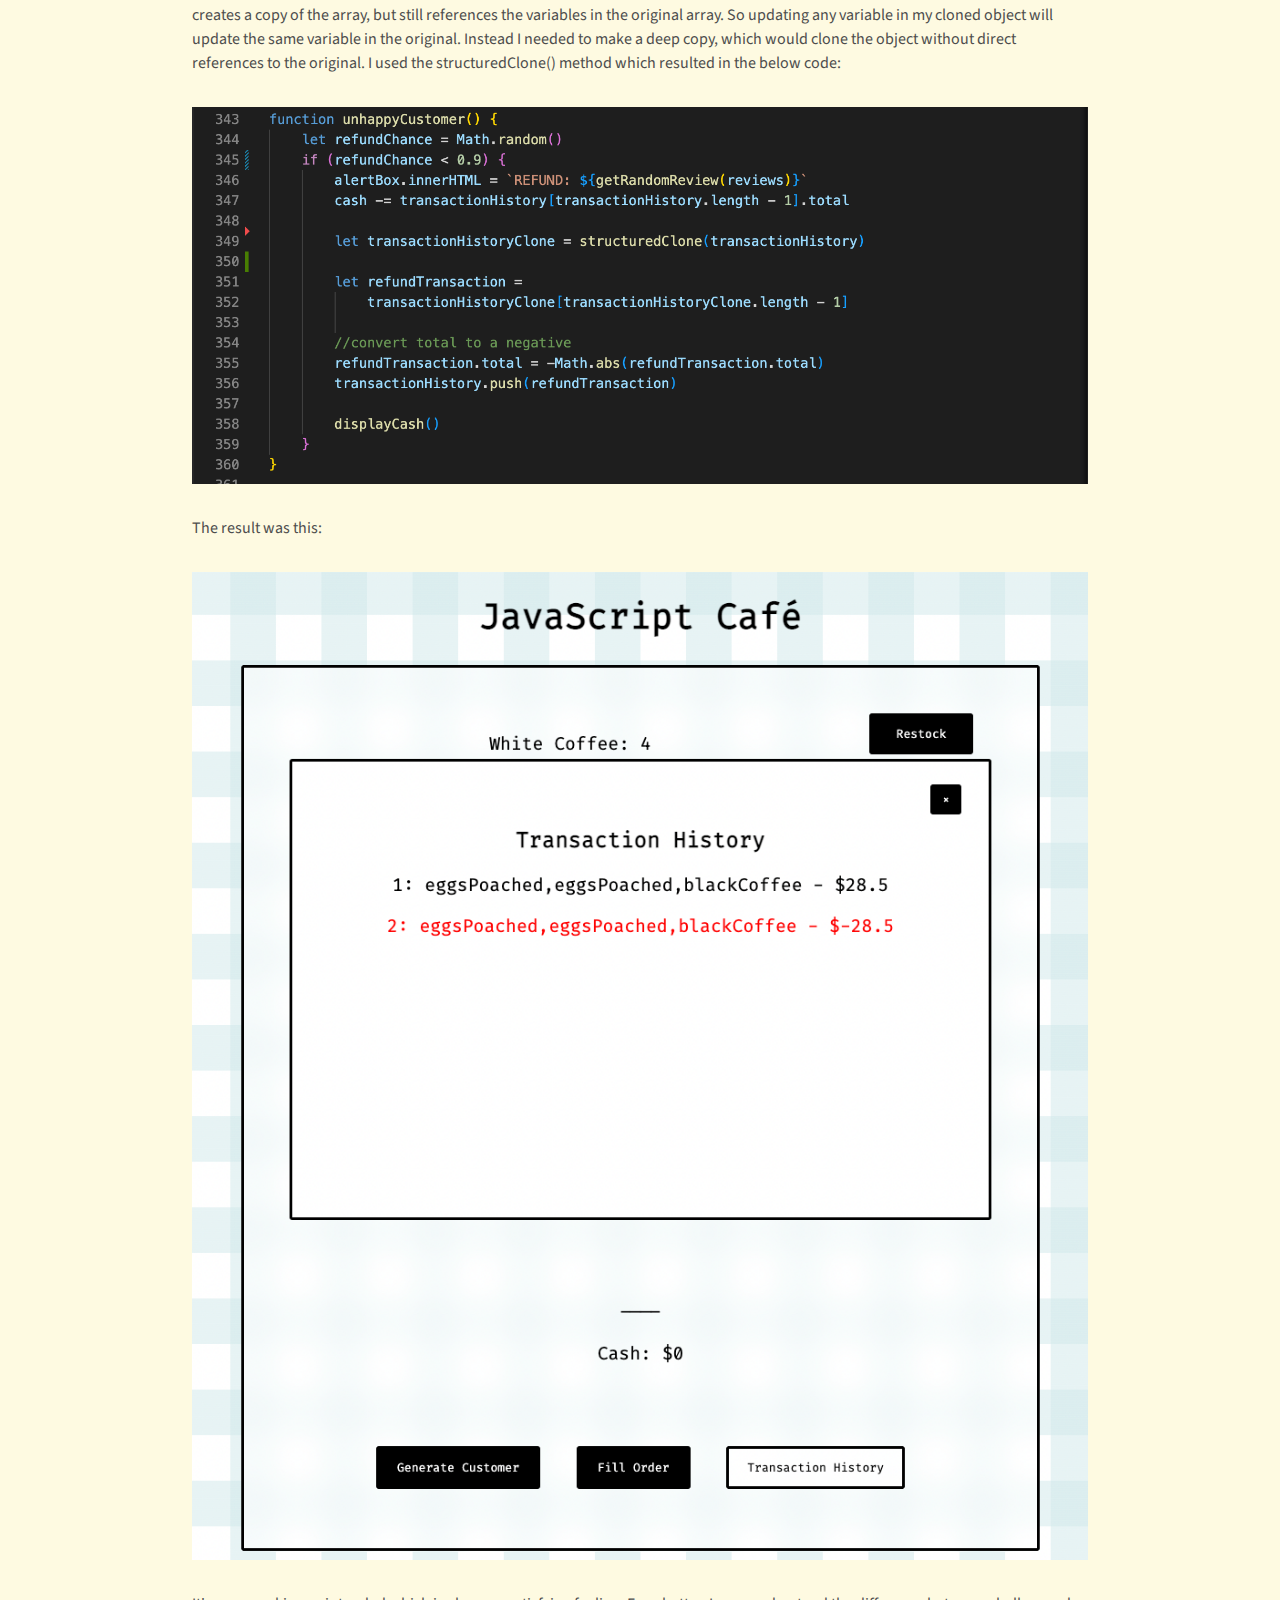
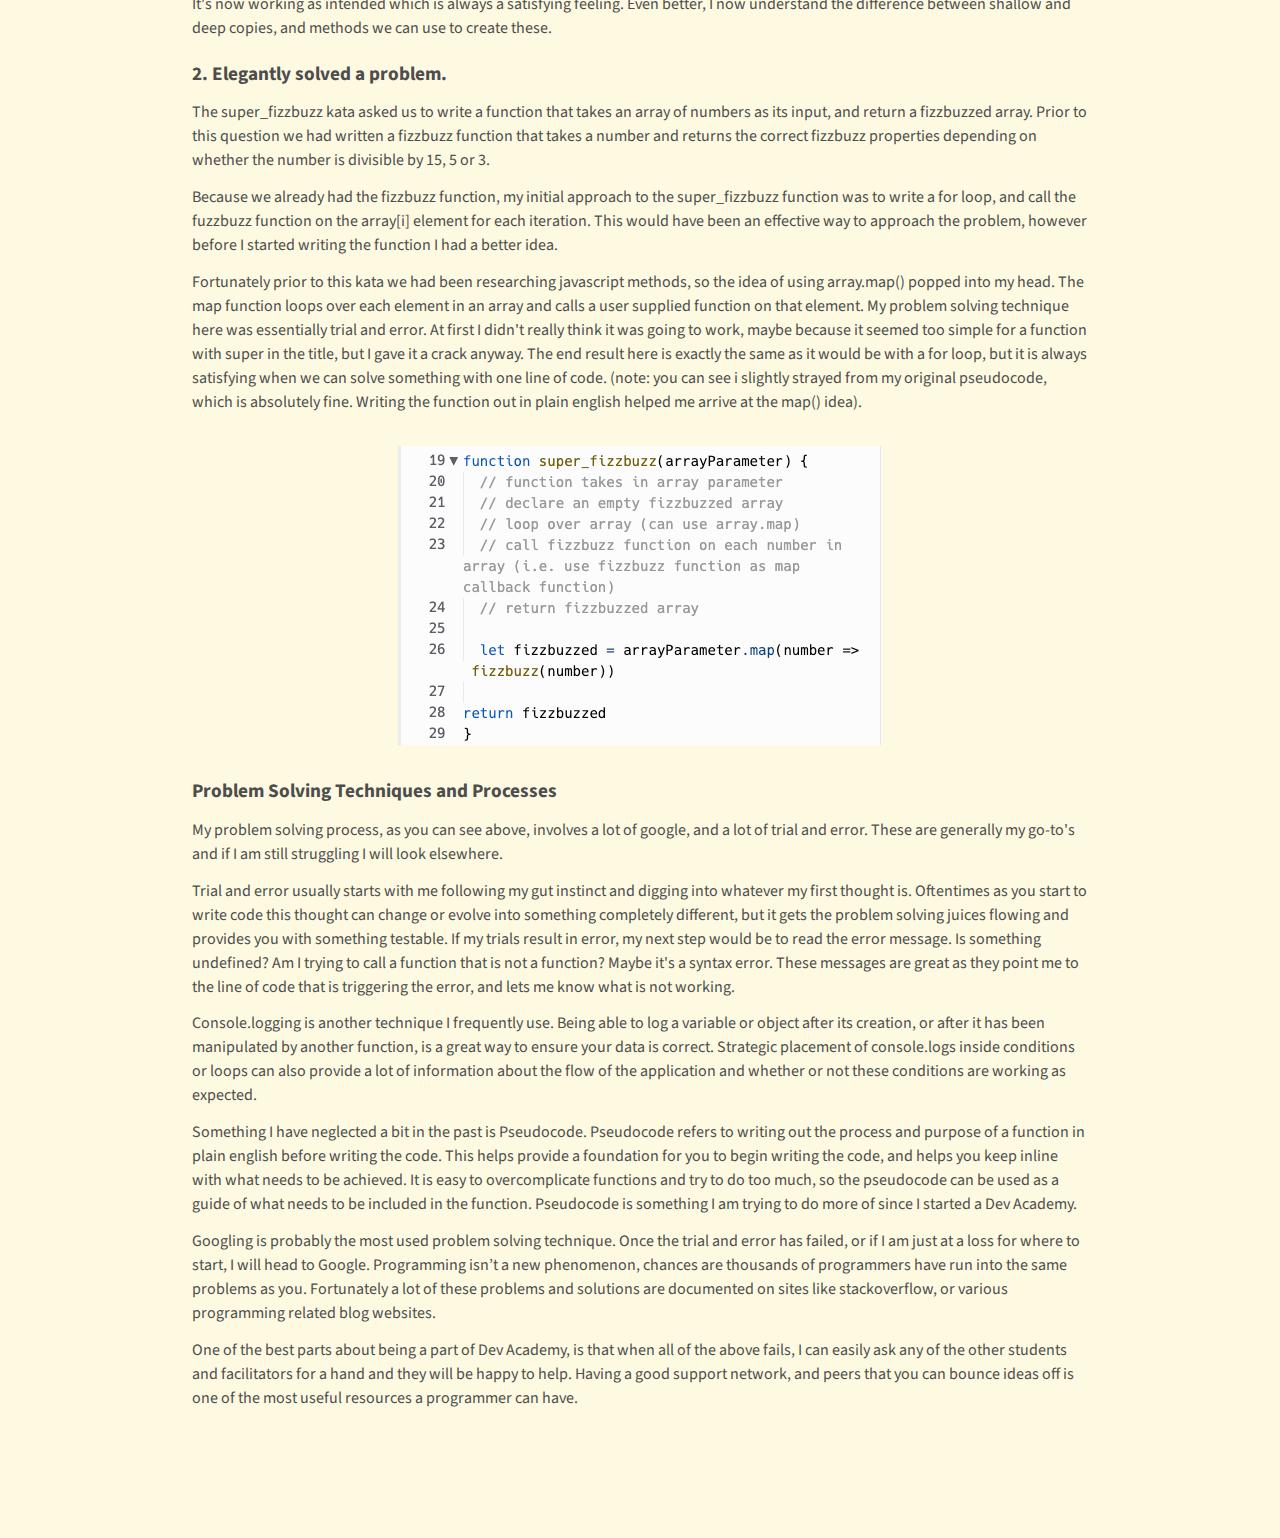
<file: blog/problem-solving.html>
<!DOCTYPE html>
<html lang="en">
  <head>
    <meta charset="UTF-8" />
    <meta http-equiv="X-UA-Compatible" content="IE=edge" />
    <meta
      name="viewport"
      content="width=
  , initial-scale=1.0"
    />
    <link rel="stylesheet" href="../styles/blog.css" />
    <link rel="preconnect" href="https://fonts.googleapis.com">
    <link rel="preconnect" href="https://fonts.gstatic.com" crossorigin>
    <link href="https://fonts.googleapis.com/css2?family=Source+Sans+Pro:ital,wght@0,300;0,400;0,600;0,700;1,300;1,400;1,600;1,700&family=Trocchi&display=swap" rel="stylesheet">

    <title></title>
  </head>
<body>
<div class="container">
  <div class="image-container">
    <img class="image" src="../images/good-will-hunting.jpeg" alt="have a good day">
  </div>
  <div class="heading-container">
    <h1 class="heading">Problem Solving</h1>
    <h2 class="subheading">Tell your non-tech friend a story about a time you...</h2>
    <h3 class="date">13 July 2022</h3>
  </div>
  <div class="content">

    <h3 class="question">
        1. Were blocked on a simple problem:
    </h3>

    <p class="answer">
        In the last sprint, I was working through the stretch material on the Javascript Cafe application. One task had us creating a transaction history log that would log each transaction. Another task had us create a function that would create a small probability that a customer would demand a refund and leave a review. I had both these functions working in isolation, however I decided I wanted to show this refund transaction as a negative in the transaction history log. 
    </p>

    <p class="answer">
        In my head this sounded simple enough, so I got to work on it. My initial unhappyCustomer function can be seen below. It generates a random number between 0 and 1, and if that number is below 0.1 (a 10% chance), it will call a getRandomReview function that gets a random review from an array and displays it in the alert box. The function then deducts the sale total from the last transaction in the transactionHistory array. 
    </p>

    <img src="../code-examples/unhappy-original.png" alt="" class="content-image">

    <p class="answer">
        My first instinct was to create a copy of the transactionHistory array, so I achieved this by creating a new variable called transactionHistoryClone that equals transactionHistory.slice(). This slice function returns a copy of the entire array as I have not included a start or end index as parameters. I then created a refund variable and set it to the last transaction in the cloned array, before making the saleTotal for that transaction a negative number. All I needed to do now was push it back into the original transactionHistory array.

    </p>
    <img src="../code-examples/unhappy-1.png" alt="" class="content-image">
    
    <p class="answer">
    The result was this:
    </p>

    <img src="../code-examples/unhappy-result-1.png" alt="" class="content-image">

    <p class="answer">
        Unfortunately in updating the refund transaction to a negative, I have indirectly updated the original transaction which means there are two negative transactions in the log. I added a few console logs to the function to see what variables were changing and at what stage, and this confirmed that both the clone and the original were being updated to show the negative transaction. I was stumped on this for a little bit, so I took to google to see what I could find out. 
    </p>
    <p class="answer">
         A quick google search led me to the concept of shallow and deep copies. A shallow copy method such as the slice() method I used creates a copy of the array, but still references the variables in the original array. So updating any variable in my cloned object will update the same variable in the original. Instead I needed to make a deep copy, which would clone the object without direct references to the original. I used the structuredClone() method which resulted in the below code: 
    </p>

    <img src="../code-examples/unhappy-2.png" alt="" class="content-image">
    
    <p class="answer">
    The result was this:
    </p>

    <img src="../code-examples/unhappy-result-2.png" alt="" class="content-image">

    <p class="answer">It's now working as intended which is always a satisfying feeling. Even better, I now understand the difference between shallow and deep copies, and methods we can use to create these. </p>


    <h3 class="question">

        <h3 class="question">2. Elegantly solved a problem.</h3>

        <p class="answer">
            The super_fizzbuzz kata asked us to write a function that takes an array of numbers as its input, and return a fizzbuzzed array. Prior to this question we had written a fizzbuzz function that takes a number and returns the correct fizzbuzz properties depending on whether the number is divisible by 15, 5 or 3. 
        </p>
    
        <p class="answer">
            Because we already had the fizzbuzz function, my initial approach to the super_fizzbuzz function was to write a for loop, and call the fuzzbuzz function on the array[i] element for each iteration. This would have been an effective way to approach the problem, however before I started writing the function I had a better idea. 
        </p>
    
        <p class="answer">
            Fortunately prior to this kata we had been researching javascript methods, so the idea of using array.map() popped into my head. The map function loops over each element in an array and calls a user supplied function on that element. My problem solving technique here was essentially trial and error. At first I didn't really think it was going to work, maybe because it seemed too simple for a function with super in the title, but I gave it a crack anyway. The end result here is exactly the same as it would be with a for loop, but it is always satisfying when we can solve something with one line of code. (note: you can see i slightly strayed from my original pseudocode, which is absolutely fine. Writing the function out in plain english helped me arrive at the map() idea).
        </p>
    
        <img src="../code-examples/super_fizzbuzz.png" alt="fizzbuzz" class="content-image-small">

    <h3 class="question">
        Problem Solving Techniques and Processes
    </h3>

    <p class="answer">
        My problem solving process, as you can see above, involves a lot of google, and a lot of trial and error. These are generally my go-to's and if I am still struggling I will look elsewhere. 
    </p>


    <p class="answer">
        Trial and error usually starts with me following my gut instinct and digging into whatever my first thought is. Oftentimes as you start to write code this thought can change or evolve into something completely different, but it gets the problem solving juices flowing and provides you with something testable. If my trials result in error, my next step would be to read the  error message. Is something undefined? Am I trying to call a function that is not a function? Maybe it's a syntax error. These messages are great as they point me to the line of code that is triggering the error, and lets me know what is not working. 
    </p>


    <p class="answer">
        Console.logging is another technique I frequently use. Being able to log a variable or object after its creation, or after it has been manipulated by another function, is a great way to ensure your data is correct. Strategic placement of console.logs inside conditions or loops can also provide a lot of information about the flow of the application and whether or not these conditions are working as expected. 
    </p>

    <p class="answer">
        Something I have neglected a bit in the past is Pseudocode. Pseudocode refers to writing out the process and purpose of a function in plain english before writing the code. This helps provide a foundation for you to begin writing the code, and helps you keep inline with what needs to be achieved. It is easy to overcomplicate functions and try to do too much, so the pseudocode can be used as a guide of what needs to be included in the function. Pseudocode is something I am trying to do more of since I started a Dev Academy. 
    </p>

    <p class="answer">
        Googling is probably the most used problem solving technique. Once the trial and error has failed, or if I am just at a loss for where to start, I will head to Google. Programming isn’t a new phenomenon, chances are thousands of programmers have run into the same problems as you. Fortunately a lot of these problems and solutions are documented on sites like stackoverflow, or various programming related blog websites. 
    </p>

    <p class="answer">
        One of the best parts about being a part of Dev Academy, is that when all of the above fails, I can easily ask any of the other students and facilitators for a hand and they will be happy to help. Having a good support network, and peers that you can bounce ideas off is one of the most useful resources a programmer can have. 
    </p>

  </div>
  <div class="footer">
    <ul class="nav-items">
      <li>
        <a href="https://eamonn-osullivan-92.github.io/"><img class="profile-logo" src="../images/home.png" alt="" /></a></li>
      </li>
      <li>
        <a href="https://github.com/eamonn-osullivan-92"
        target=”_blank” ><img class="logo" src="../images/github-logo.png" alt="github"
        /></a>
      </li>
      <li>
        <a href="https://linkedin.com/in/eamonn-o-sullivan-0b1854110"
        target=”_blank” ><img class="logo" src="../images/linkdn-logo.png" alt="linkedin"
        /></a>
      </li>
      <li>
        <a href="mailto:eamonnsosullivan@gmail.com"
        target=”_blank” ><img class="logo" src="../images/email-logo.png" alt="email"
        /></a>
      </li>
    </ul>
  </div>
</div>
</body>
</file>
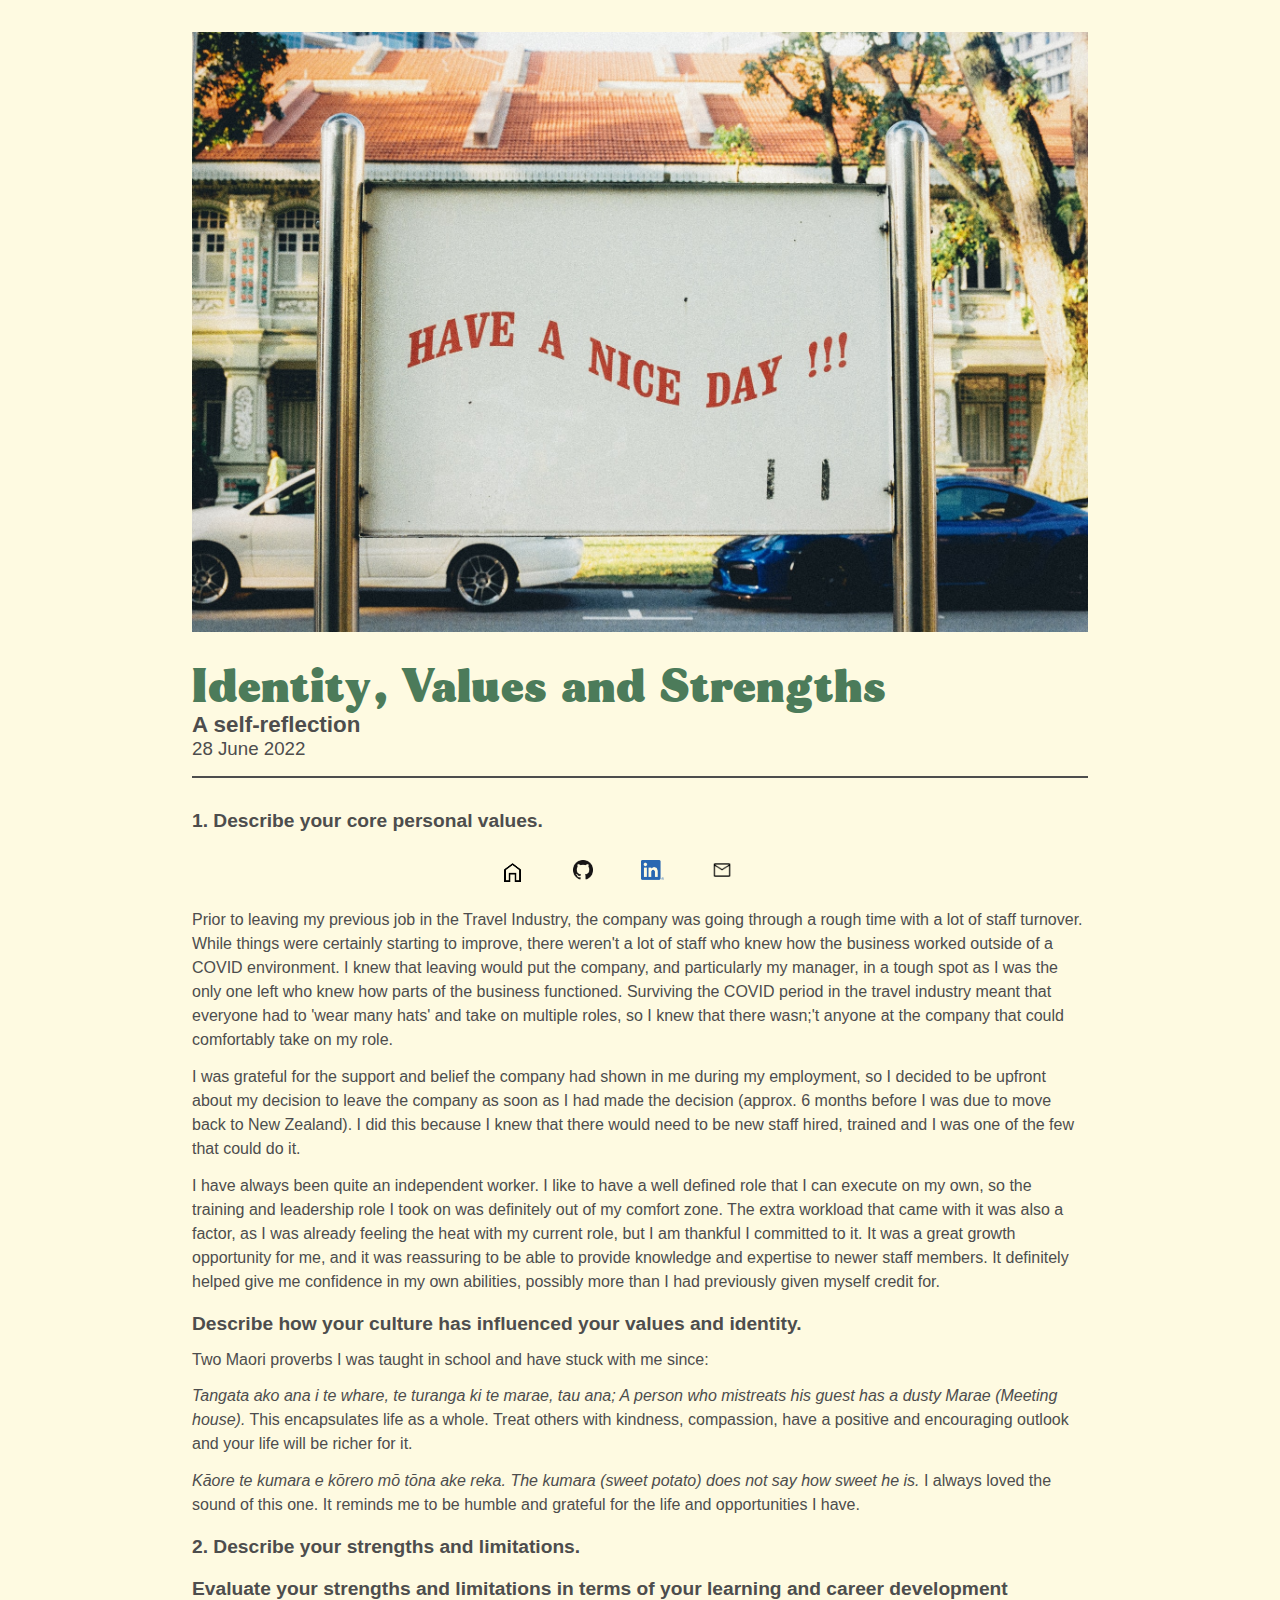
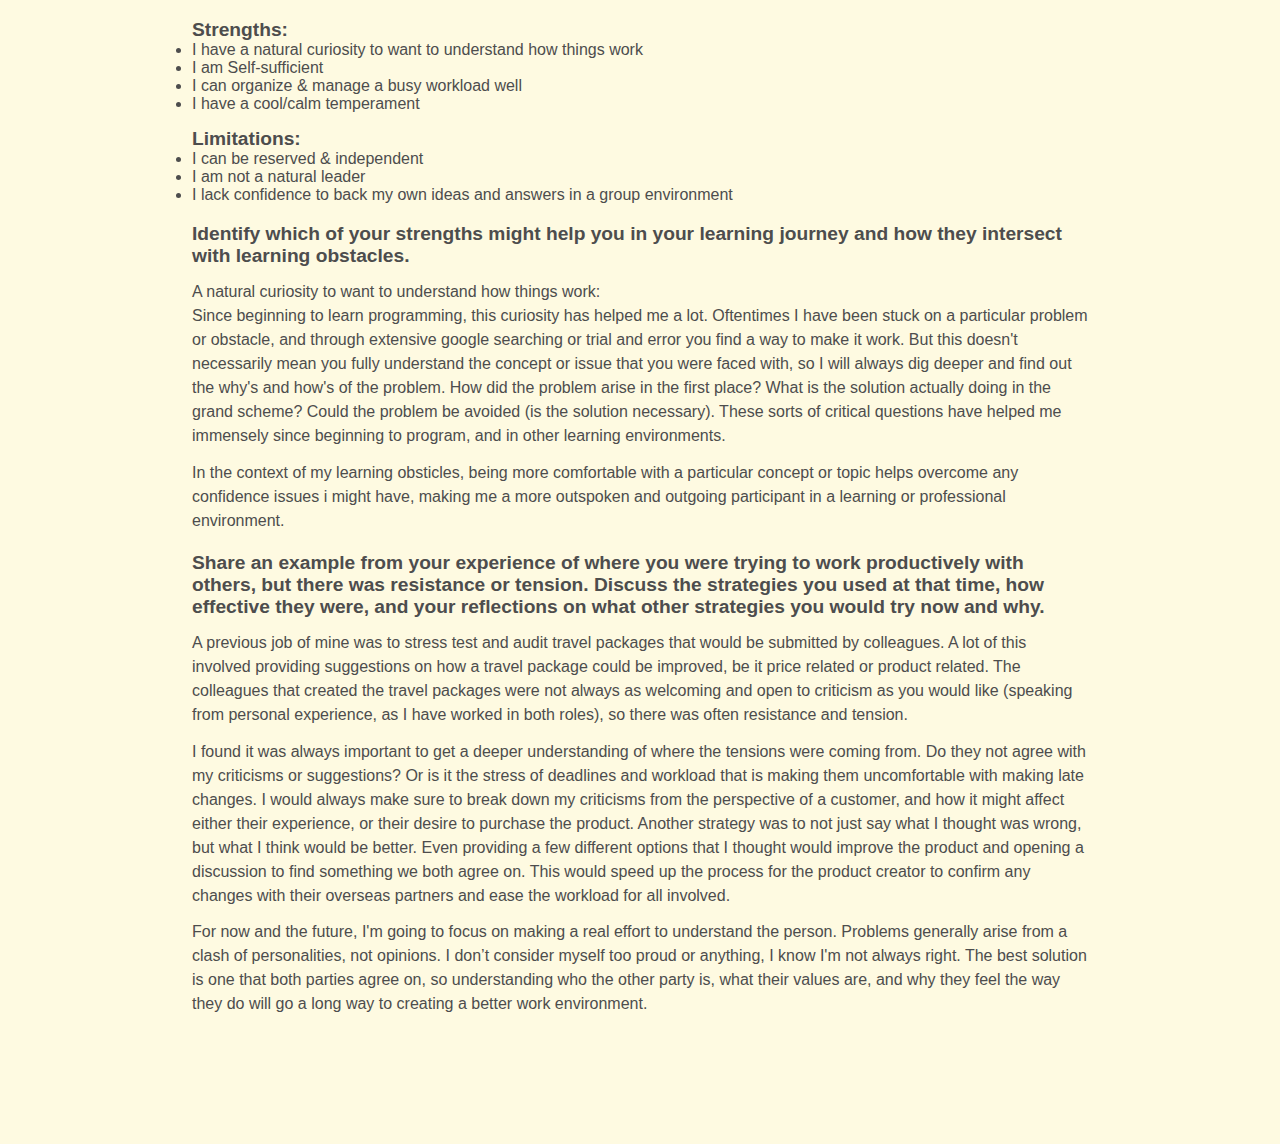
<file: blog/sprint-one-blog.html>
<!DOCTYPE html>
<html lang="en">
  <head>
    <meta charset="UTF-8" />
    <meta http-equiv="X-UA-Compatible" content="IE=edge" />
    <meta
      name="viewport"
      content="width=
  , initial-scale=1.0"
    />
    <link rel="stylesheet" href="../styles/blog.css" />
    <link rel="preconnect" href="https://fonts.googleapis.com">
<link rel="preconnect" href="https://fonts.gstatic.com" crossorigin>
<link href="https://fonts.googleapis.com/css2?family=EB+Garamond:ital,wght@0,400;0,500;0,600;0,700;0,800;1,400;1,500&display=swap" rel="stylesheet">
    <link
      href="https://fonts.googleapis.com/icon?family=Material+Icons"
      rel="stylesheet"
    />

    <title>Sprint 1 - Identity, Values & Strengths</title>
  </head>
  <body>
    <div class="container">
      <div class="image-container">
        <img class="image" src="../images/have-a-good-day-big.jpg" alt="have a good day">
      </div>
      <div class="heading-container">
        <h1 class="heading">Identity, Values and Strengths</h1>
        <h2 class="subheading">A self-reflection</h2>
        <h3 class="date">28 June 2022</h3>
      </div>
      <div class="content">
        <h3 class="question">1. Describe your core personal values.</h3>
        <h4 class="question">
          Explain a situation where you have had an ethical decision to make.
          Discuss how you weighed up the values involved in that decision, the
          decision you made, and the consequences of your action.
        </h4>

        <p class="answer">
          Prior to leaving my previous job in the Travel Industry, the company
          was going through a rough time with a lot of staff turnover. While
          things were certainly starting to improve, there weren't a lot of
          staff who knew how the business worked outside of a COVID environment.
          I knew that leaving would put the company, and particularly my
          manager, in a tough spot as I was the only one left who knew how parts
          of the business functioned. Surviving the COVID period in the travel
          industry meant that everyone had to 'wear many hats' and take on
          multiple roles, so I knew that there wasn;'t anyone at the company that
          could comfortably take on my role.
        </p>

        <p class="answer">
          I was grateful for the support and belief the company had shown in me
          during my employment, so I decided to be upfront about my decision to
          leave the company as soon as I had made the decision (approx. 6 months
          before I was due to move back to New Zealand). I did this because I
          knew that there would need to be new staff hired, trained and I was
          one of the few that could do it.
        </p>

        <p class="answer">
          I have always been quite an independent worker. I like to have a well
          defined role that I can execute on my own, so the training and
          leadership role I took on was definitely out of my comfort zone. The
          extra workload that came with it was also a factor, as I was already
          feeling the heat with my current role, but I am thankful I committed
          to it. It was a great growth opportunity for me, and it was reassuring
          to be able to provide knowledge and expertise to newer staff members.
          It definitely helped give me confidence in my own abilities, possibly
          more than I had previously given myself credit for.
        </p>

        <h4 class="question">
          Describe how your culture has influenced your values and identity.
        </h4>

        <p class="answer">
          Two Maori proverbs I was taught in school and have stuck with me
          since:
        </p>

        <p class="answer">
          <span class="answer-italic"
            >Tangata ako ana i te whare, te turanga ki te marae, tau ana; A
            person who mistreats his guest has a dusty Marae (Meeting
            house).</span
          > This encapsulates life as a whole. Treat others with kindness,
          compassion, have a positive and encouraging outlook and your life will
          be richer for it.
        </p>

        <p class="answer">
          <span class="answer-italic"
            >Kāore te kumara e kōrero mō tōna ake reka. The kumara (sweet
            potato) does not say how sweet he is.</span
          >
          I always loved the sound of this one. It reminds me to be humble and
          grateful for the life and opportunities I have.
        </p>

        <h3 class="question">
          2. Describe your strengths and limitations.
        </h3>
        <h4 class="question">
          Evaluate your strengths and limitations in terms of your learning and
          career development
        </h4>
        <div class="question">
          <p class="answer-bold">Strengths:</p>
          <ul>
            <li>
              I have a natural curiosity to want to understand how things work
            </li>
            <li>I am Self-sufficient</li>
            <li>I can organize & manage a busy workload well</li>
            <li>I have a cool/calm temperament</li>
          </ul>
          <p class="answer-bold">Limitations:</p>
          <ul>
            <li>I can be reserved & independent</li>
            <li>I am not a natural leader</li>
            <li>
              I lack confidence to back my own ideas and answers in a group
              environment
            </li>
          </ul>
        </div>
        <h4 class="question">
          Identify which of your strengths might help you in your learning
          journey and how they intersect with learning obstacles.
        </h4>
        <p class="answer">
          A natural curiosity to want to understand how things work: <br />
          Since beginning to learn programming, this curiosity has helped me a
          lot. Oftentimes I have been stuck on a particular problem or obstacle,
          and through extensive google searching or trial and error you find a
          way to make it work. But this doesn't necessarily mean you fully
          understand the concept or issue that you were faced with, so I will
          always dig deeper and find out the why's and how's of the problem. How
          did the problem arise in the first place? What is the solution
          actually doing in the grand scheme? Could the problem be avoided (is
          the solution necessary). These sorts of critical questions have helped
          me immensely since beginning to program, and in other learning
          environments.
        </p>

        <p class="answer">
          In the context of my learning obsticles, being more comfortable with a
          particular concept or topic helps overcome any confidence issues i
          might have, making me a more outspoken and outgoing participant in a
          learning or professional environment.
        </p>

        <h4 class="question">
          Share an example from your experience of where you were trying to work
          productively with others, but there was resistance or tension. Discuss
          the strategies you used at that time, how effective they were, and
          your reflections on what other strategies you would try now and why.
        </h4>

        <p class="answer">
          A previous job of mine was to stress test and audit travel packages
          that would be submitted by colleagues. A lot of this involved
          providing suggestions on how a travel package could be improved, be it
          price related or product related. The colleagues that created the
          travel packages were not always as welcoming and open to criticism as
          you would like (speaking from personal experience, as I have worked in
          both roles), so there was often resistance and tension.
        </p>
        <p class="answer">
          I found it was always important to get a deeper understanding of where
          the tensions were coming from. Do they not agree with my criticisms or
          suggestions? Or is it the stress of deadlines and workload that is
          making them uncomfortable with making late changes. I would always
          make sure to break down my criticisms from the perspective of a
          customer, and how it might affect either their experience, or their
          desire to purchase the product. Another strategy was to not just say
          what I thought was wrong, but what I think would be better. Even
          providing a few different options that I thought would improve the
          product and opening a discussion to find something we both agree on.
          This would speed up the process for the product creator to confirm any
          changes with their overseas partners and ease the workload for all
          involved.
        </p>
        <p class="answer">
          For now and the future, I'm going to focus on making a real effort to
          understand the person. Problems generally arise from a clash of
          personalities, not opinions. I don’t consider myself too proud or
          anything, I know I'm not always right. The best solution is one that
          both parties agree on, so understanding who the other party is, what
          their values are, and why they feel the way they do will go a long way
          to creating a better work environment.
        </p>
      </div>
      <div class="footer">
        <ul class="nav-items">
          <li>
            <a href=""><img class="profile-logo" src="../images/home.png" alt="" /></a></li>
          </li>
          <li>
            <a href="https://github.com/eamonn-osullivan-92"
            target=”_blank” ><img class="logo" src="../images/github-logo.png" alt="github"
            /></a>
          </li>
          <li>
            <a href="https://linkedin.com/in/eamonn-o-sullivan-0b1854110"
            target=”_blank” ><img class="logo" src="../images/linkdn-logo.png" alt="linkedin"
            /></a>
          </li>
          <li>
            <a href="mailto:eamonnsosullivan@gmail.com"
            target=”_blank” ><img class="logo" src="../images/email-logo.png" alt="email"
            /></a>
          </li>
        </ul>
      </div>
    </div>
  </body>
</html>
</file>
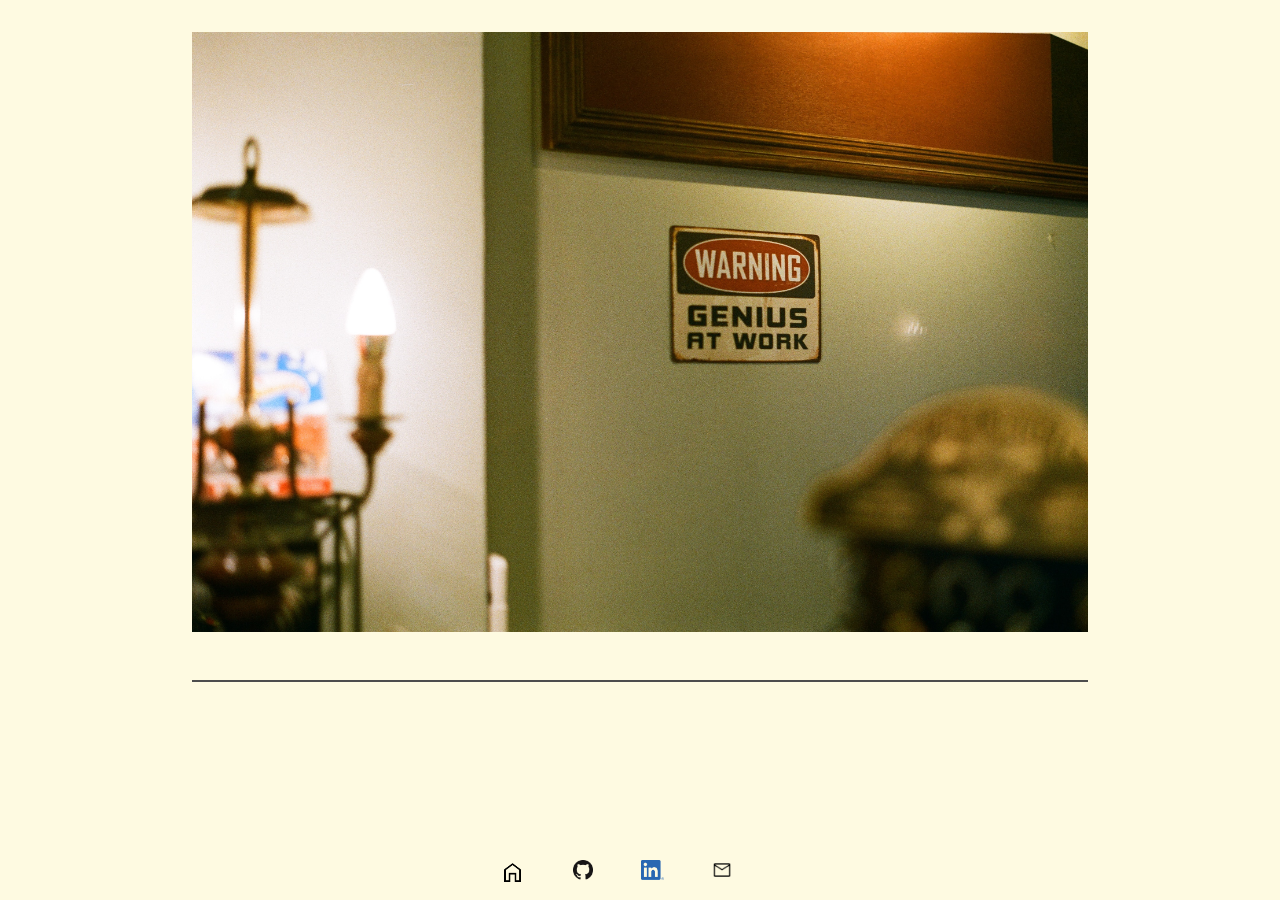
<file: blog/te-houtaewa-template.html>
<!DOCTYPE html>
<html lang="en">
  <head>
    <meta charset="UTF-8" />
    <meta http-equiv="X-UA-Compatible" content="IE=edge" />
    <meta
      name="viewport"
      content="width=
  , initial-scale=1.0"
    />
    <link rel="stylesheet" href="../styles/blog.css" />
    <link rel="preconnect" href="https://fonts.googleapis.com">
    <link rel="preconnect" href="https://fonts.gstatic.com" crossorigin>
    <link href="https://fonts.googleapis.com/css2?family=Source+Sans+Pro:ital,wght@0,300;0,400;0,600;0,700;1,300;1,400;1,600;1,700&family=Trocchi&display=swap" rel="stylesheet">

    <title></title>
  </head>
<body>
<div class="container">
  <div class="image-container">
    <img class="image" src="../images/genius-at-work-big.jpg" alt="have a good day">
  </div>
  <div class="heading-container">
    <h1 class="heading"></h1>
    <h2 class="subheading"></h2>
    <h3 class="date"></h3>
  </div>
  <div class="content">
    <h3 class="question"></h3>

    <p class="answer">

    </p>

    <h3 class="question">

    </h3>

    <p class="answer">
  
    </p>

    <p class="answer">

    </p>

    <h3 class="question">

    </h3>
      <p class="answer"></p>
      </p>


    <h3 class="question">

    </h3>

    <p class="answer">

    </p>

    <p class="answer">
 
    </p>

    <p class="answer">

    </p>

    <p class="answer">

    </p>
    

    <h3 class="question">

    </h3>

    <p class="answer">

    </p>
    <p class="answer">

    </p>

    <h3 class="question">

    </h3>

    <p class="answer">

    </p>

    <h3 class="question">

    </h3>

    <p class="answer">

    </p>

  </div>
  <div class="footer">
    <ul class="nav-items">
      <li>
        <a href="https://eamonn-osullivan-92.github.io/"><img class="profile-logo" src="../images/home.png" alt="" /></a></li>
      </li>
      <li>
        <a href="https://github.com/eamonn-osullivan-92"
        target=”_blank” ><img class="logo" src="../images/github-logo.png" alt="github"
        /></a>
      </li>
      <li>
        <a href="https://linkedin.com/in/eamonn-o-sullivan-0b1854110"
        target=”_blank” ><img class="logo" src="../images/linkdn-logo.png" alt="linkedin"
        /></a>
      </li>
      <li>
        <a href="mailto:eamonnsosullivan@gmail.com"
        target=”_blank” ><img class="logo" src="../images/email-logo.png" alt="email"
        /></a>
      </li>
    </ul>
  </div>
</div>
</body>
</file>
<file: styles/main.css>
:root {
  --dark-two: hsl(0, 0%, 30%);
  --light-one: hsl(210, 17%, 99%);
  --background-1: hsl(140, 43%, 96%);
  --primary: hsl(138, 24%, 39%);
  --background: hsl(52, 94%, 94%);
}

@font-face {
  font-family: 'madeMellow';
  src: url(../fonts/mademellowpersonaluse-regular-webfont.woff) format('woff');
  src: url(../fonts/mademellowpersonaluse-regular-webfont.woff2) format('woff2');
  
}
@font-face {
  font-family: 'madeMellow';
  src: url(../fonts/mademellowpersonaluse-bold-webfont.woff) format('woff');
  src: url(../fonts/mademellowpersonaluse-bold-webfont.woff2) format('woff2');
  font-weight: bold;
}



*,
*::after,
*::before {
  margin: 0;
  padding: 0;
  box-sizing: border-box;
}

body {
  font-size: 16px;
  font-family: 'Source Sans Pro', arial;
}

#main-container {
  padding: 2em 8em;
  background-color: var(--background);
  min-height: 100vh;
  height: auto;
}

.heading-container {
  padding-bottom: 1em;
  border-bottom: 2px solid var(--dark-two);
  height: auto;
}

.heading {
  font-size: 5rem;
  font-family: 'madeMellow', serif;
  font-weight: bold;
  color: var(--primary);
  margin-bottom: 10px;
  letter-spacing: 5px;
}

.subheading {
  font-family: 'Source Sans Pro', serif;
  font-weight: 500;
  font-size: 1.5rem;
  color: var(--dark-two);
  letter-spacing: 2px;
}

#grid-container {
  margin-top: 4em;
  display: grid;
  grid-template-columns: repeat(3, 1fr);
  gap: 20px;
  padding-bottom: 4em;
}

/* Card CSS */
.card {
  max-height: 500px;
  display: flex;
  flex-direction: column;
  justify-content: space-between;
  gap: 2em;
  background-color: var(--light-one);
  border-radius: 10px;
  box-shadow: rgba(100, 100, 111, 0.3) 0px 5px 15px 0px;
  padding-bottom: 1.5em;
  overflow-y: auto;
}

.card-image-container {
  height: 200px;
  width: 100%;
}

.card-image {
  width: 100%;
  height: 100%;
  background-size: cover;
  background-position: center;
  object-fit: cover;
  border-radius: 10px 10px 0 0;
}


.card-content-container {
  padding: 0 1em;
  display: flex;
  flex-direction: column;
  height: 150px;
}

.card-heading-container {
  border-bottom: 1px solid var(--dark-two);
  padding-bottom: 1em;
}

.card-heading {
  color: var(--primary);
  font-family: 'Source Sans Pro', serif;
  font-weight: bold;
  font-size: 1.4rem;
  margin-bottom: 5px;
  margin-top: 0;
}

.card-subheading {
  color: var(--dark-two);
  font-size: 1.1rem;
}

.card-content {
  margin-top: 10px;
  color: var(--dark-two);
  line-height: 1.5;
  font-size: 1rem;
}

.button-container {
  padding: 0 1em;
  text-align: right;
}

.explore-btn {
  padding: 7px 20px;
  font-family: inherit;
  background-color: var(--primary);
  border: none;
  outline: none;
  color: var(--light-one);
  font-size: 0.9rem;
  border-radius: 4px;
}

.footer {
  position: fixed;
  bottom: 0;
  left: 0;
  width: 100%;
  height: 60px;
  padding: 20px;
  display: flex;
  justify-content: center;
  background-color: var(--background);
}

.nav-items {
  display: flex;
  list-style: none;
}

li {
  padding-right: 3em;
}

.logo {
  height: 20px;
  width: auto;
  cursor: pointer;
}

.profile-logo {
  height: 25px;
}

@media (max-width: 1400px) {
  #grid-container {
    grid-template-columns: repeat(2, 1fr);
    gap: 20px;
  }
}

/* @media (max-width: 1000px) {
  .grid-container {
    grid-template-columns: repeat(1, 1fr);
    gap: 20px;
  }
} */

@media (max-width: 850px) {
  #grid-container {
    grid-template-columns: repeat(1, 1fr);
    gap: 20px;
  }
  /* .heading {
    font-size: 2.2rem;
  } */
  #main-container {
    padding: 2em 4em;
  }
}

/* mobile */
@media (max-width: 550px) {
  .heading {
    font-size: 4rem;
  }
}
</file>
<file: styles/about-me.css>
:root {
  --dark-two: hsl(0, 0%, 30%);
  --light-one: hsl(210, 17%, 99%);
  --background-1: hsl(140, 43%, 96%);
  --primary: hsl(138, 24%, 39%);
  --background: hsl(52, 94%, 94%);
}

@font-face {
    font-family: 'madeMellow';
    src: url(../fonts/mademellowpersonaluse-regular-webfont.woff) format('woff');
    src: url(../fonts/mademellowpersonaluse-regular-webfont.woff2) format('woff2');
    
  }
  @font-face {
    font-family: 'madeMellow';
    src: url(../fonts/mademellowpersonaluse-bold-webfont.woff) format('woff');
    src: url(../fonts/mademellowpersonaluse-bold-webfont.woff2) format('woff2');
    font-weight: bold;
  }
  

*,
*::after,
*::before {
  margin: 0;
  padding: 0;
  box-sizing: border-box;
}

body {
  font-size: 16px;
  font-family: 'Source Sans Pro', arial;
}

.main-container {
  padding: 2em 8em;
  background-color: var(--background);
  min-height: 100vh;
  height: auto;
}

.heading-container {
  padding-bottom: 1em;
  padding-top: 2em;
  border-bottom: 2px solid var(--dark-two);
}

.heading {
    font-family: 'madeMellow', serif;
    font-weight: bold;
    font-size: 3rem;
    letter-spacing: 2px;
  margin-bottom: 0.5em;
  color: var(--primary);
}

.subheading {
  color: var(--dark-two);
}

.date {
  font-weight: 400;
}

.content-container {
  display: flex;
  gap: 2em;
  margin: 2em 0;
  align-items: center;
}

.image-container {
  min-width: 200px;
  width: 400px;
  height: auto;
  float: left;
}

.image {
  width: 100%;
  height: auto;
}

.content {
  min-width: 400px;
  max-width: 800px;
  text-align: justify;
}

.subheading {
  font-size: 1rem;
}

.about {
  margin-top: 0.8em;
  line-height: 1.5;
  color: var(--dark-two);
}

.about:first-of-type {
  margin-top: 1em;
}

.footer {
  position: fixed;
  bottom: 0;
  right: 0;
  left: 0;
  height: 50px;
  padding: 40px;
  display: flex;
  justify-content: center;
  background-color: var(--background);
}

.nav-items {
  display: flex;
  list-style: none;
}

li {
  padding-right: 3em;
}

.logo {
  height: 20px;
  width: auto;
  cursor: pointer;
}

.profile-logo {
  height: 25px;
}



h4.question {
  margin: 2em;
}

.codepen-container {
  margin-bottom: 4em;
}

.code-example {
  margin: 4em 0;
}

@media (max-width: 1300px) {
  .content {
    font-size: 14px;
  }
}

@media (max-width: 800px) {
  .main-container {
    padding: 2em 4em;
  }
}

@media (max-width: 700px) {
  .content-container {
    flex-direction: column;
  }

  .image-container {
    order: 2;
  }
}

@media (max-width: 500px) {
  .content {
    min-width: 200px;
    max-width: 800px;
  }
}
</file>
<file: styles/blog.css>
:root {
  --dark-two: hsl(0, 0%, 30%);
  --light-one: hsl(210, 17%, 99%);
  --background-1: hsl(140, 43%, 96%);
  --primary: hsl(138, 24%, 39%);
  --background: hsl(52, 94%, 94%);
}

@font-face {
  font-family: 'madeMellow';
  src: url(../fonts/mademellowpersonaluse-regular-webfont.woff) format('woff');
  src: url(../fonts/mademellowpersonaluse-regular-webfont.woff2) format('woff2');
  
}
@font-face {
  font-family: 'madeMellow';
  src: url(../fonts/mademellowpersonaluse-bold-webfont.woff) format('woff');
  src: url(../fonts/mademellowpersonaluse-bold-webfont.woff2) format('woff2');
  font-weight: bold;
}

*,
*::after,
*::before {
  margin: 0;
  padding: 0;
  box-sizing: border-box;
}

body {
  font-size: 16px;
  font-family: 'Source Sans Pro', arial;
}

.container {
  padding: 2em 12em;
  background-color: var(--background);
  min-height: 100vh;
  height: auto;
}

.image-container {
  width: 100%;
  height: 600px;
}

.image {
  height: 100%;
  width: 100%;
  object-fit: cover;
}

.image-fill {
  object-fit: fill;
}

.heading-container {
  padding-bottom: 1em;
  margin: 2em 0;
  border-bottom: 2px solid var(--dark-two);
}

.heading {
  color: var(--primary);
  font-family: 'madeMellow', serif;
  font-weight: bold;
  font-size: 3rem;
  letter-spacing: 2px;
}

.subheading {
  color: var(--dark-two);
  font-weight: 600;
  font-size: 1.4rem;
}

.date {
  font-weight: 400;
  color: var(--dark-two);
}

.content {
  margin: 2em 0;
}

.question {
  font-size: 1.2rem;
  margin-top: 1em;
  color: var(--dark-two);
}

.content-heading {
    color: var(--primary);
    font-family: 'madeMellow', serif;
    font-weight: bold;
    font-size: 2.5rem;
    letter-spacing: 2px;
}
.content-heading:last-of-type {
    padding-top: 1em;
}

.content-subheading {
  margin-top: 1em;
  margin-left: 1em;
  color: var(--dark-two);
  font-weight: 600;
}

.secondary-question {
    font-style: italic;
}

.answer {
  margin-top: 0.8em;
  line-height: 1.5;
  color: var(--dark-two);
}

.answer:last-child {
  padding-bottom: 4em;
}

.answer-bold {
  font-weight: 600;
  margin-top: 0.8em;
}

.answer-italic {
  font-style: italic;
  font-weight: 500;
}

.footer {
  position: fixed;
  bottom: 0;
  left: 0;
  width: 100%;
  height: 60px;
  padding: 20px;
  display: flex;
  justify-content: center;
  background-color: var(--background);
}

.nav-items {
  display: flex;
  list-style: none;
}

li {
    padding-right: 3em;
  font-size: 16px;
}

.logo {
  height: 20px;
  width: auto;
  cursor: pointer;
}

.profile-logo {
  height: 25px;
}

.ordered-list {
  margin-top: 1em;
  margin-left: 2em;
  color: var(--dark-two);
}

.list-item {
  padding-top: 10px;
}

.code-example {
  margin-top: 2em;
}

.content-image {
  width: 60%;
  height: auto;
  display: block;
  margin-left: auto;
  margin-right: auto;
  margin-top: 2em;
  margin-bottom: 2em;
}

.content-image-small {
    height: auto;
    display: block;
    margin-left: auto;
    margin-right: auto;
    margin-top: 2em;
    margin-bottom: 2em;
}

@media (max-width: 1400px) {
  .content-image {
    width: 100%;
  }
}


@media (max-width: 1100px) {
  .container {
    padding: 2em 8em;
  }
}

@media (max-width: 850px) {
  .container {
    padding: 2em 4em;
  }

  .image-container {
    width: 100%;
    height: 400px;
  }
}

@media (max-width: 550px) {
  .image-container {
    width: 100%;
    height: 200px;
  }
}
</file>
<file: styles/html-css.css>
.example-container {
  width: 100%;
  height: 200px;
  display: flex;
  align-items: center;
  justify-content: center;
  gap: 20px;
}

span {
  display: inline-block;
  height: 100px;
  width: 100px;
}

.red {
  background-color: red;
}

.blue {
  background-color: blue;
  position: relative;
  top: 20px;
  left: 20px;
}

.blue::before {
  content: '';
  position: absolute;
  border: 2px solid blue;
  top: -20px;
  left: -20px;
  height: 100px;
  width: 100px;
}

code {
  font-weight: 500;
}
.code-example {
  padding-top: 1em;
  padding-left: 1em;
}
</file>
